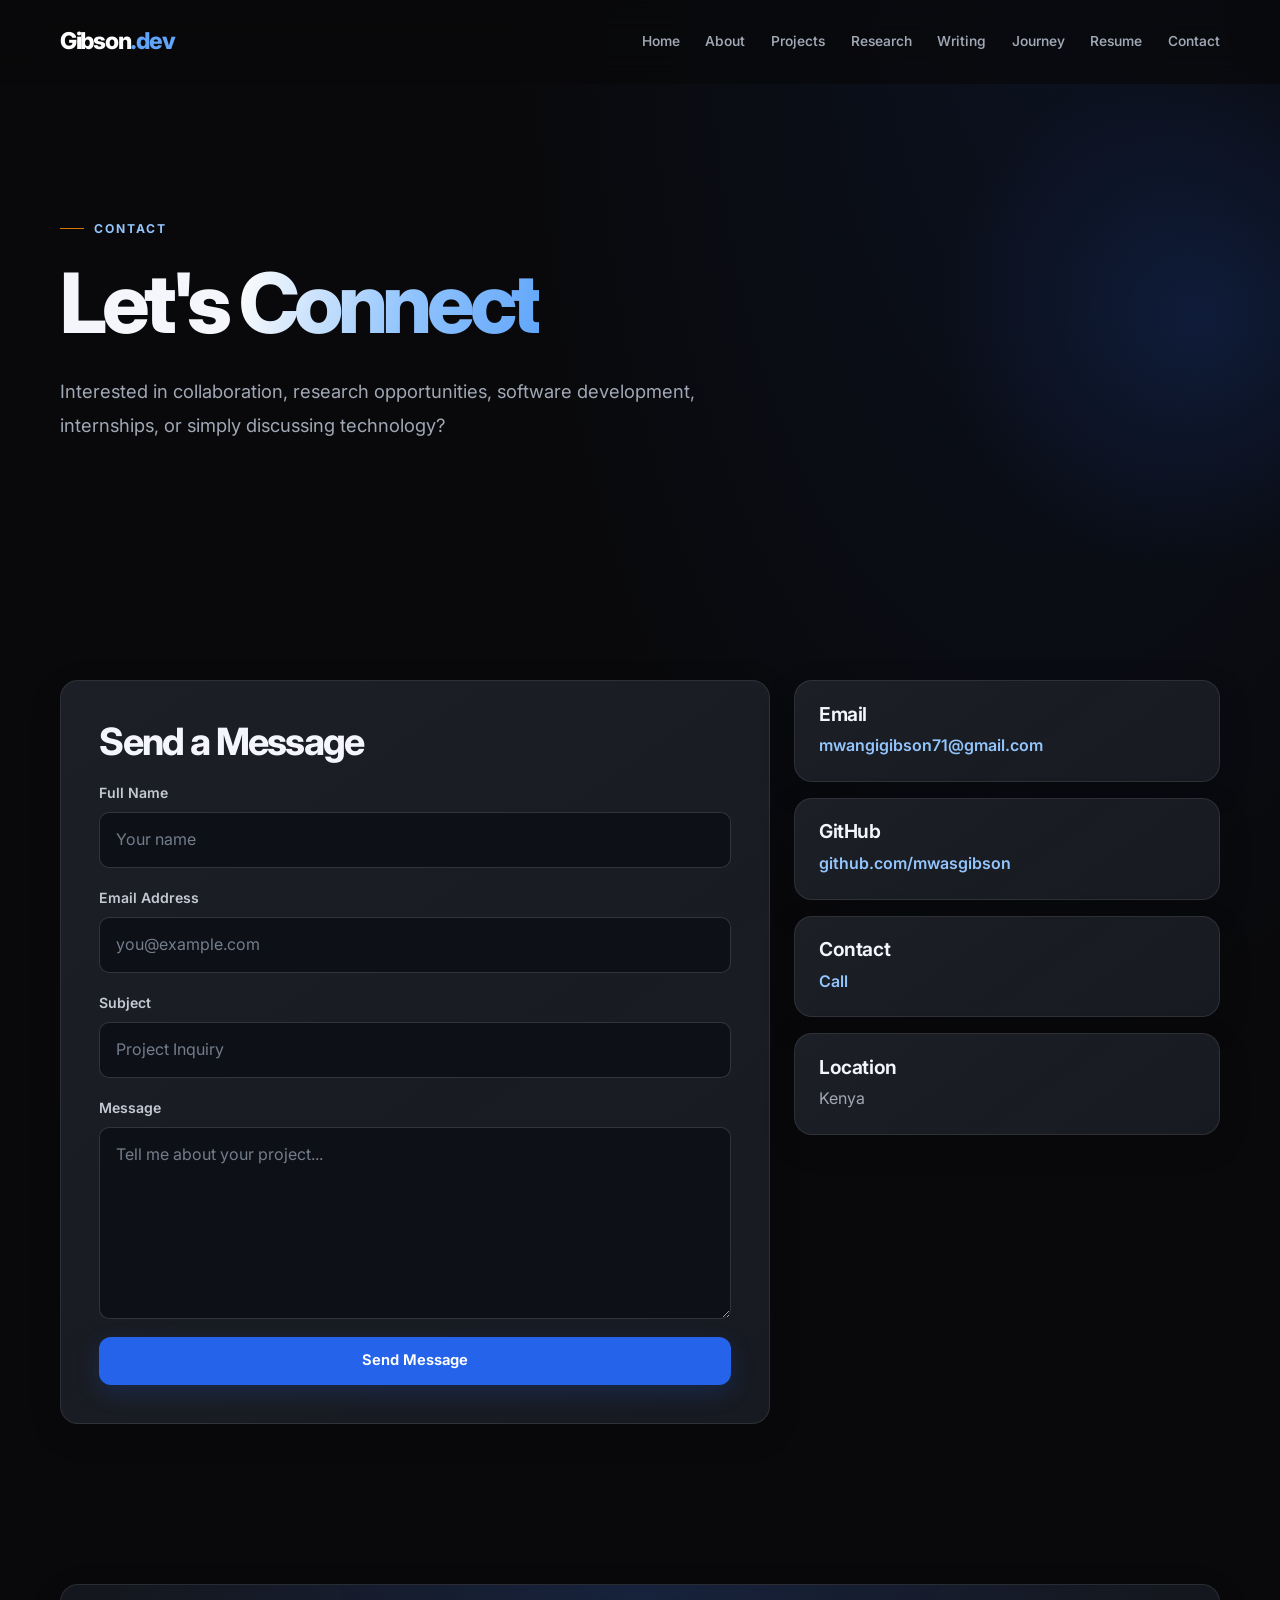
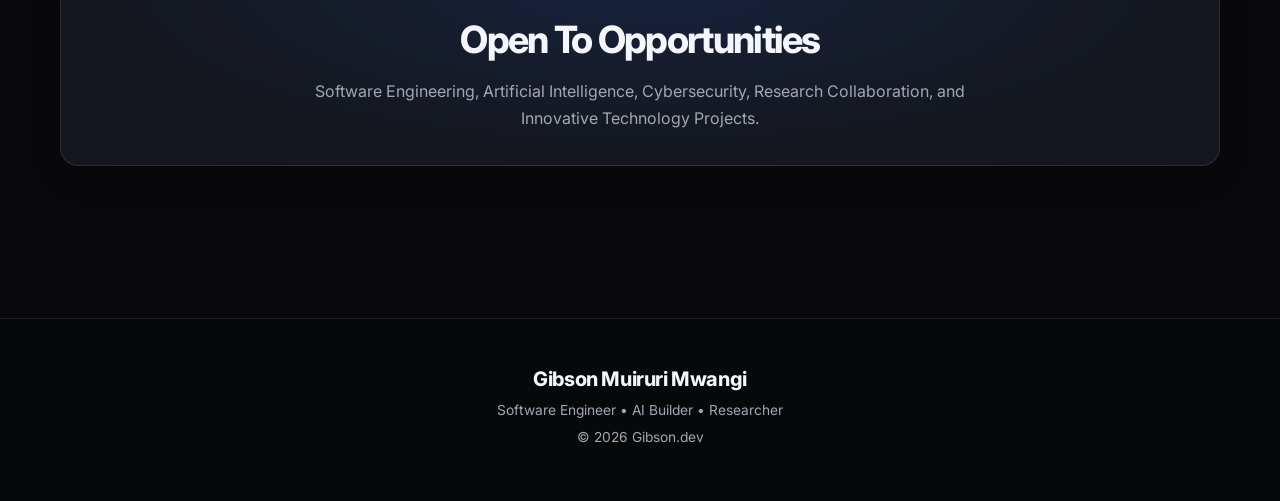
<file: portfolio/contact.html>
<!DOCTYPE html>
<html lang="en">

<head>

    <meta charset="UTF-8">

    <meta name="viewport"
          content="width=device-width, initial-scale=1.0">

    <title>
        Contact | Gibson Muiruri Mwangi
    </title>

    <meta name="description" content="Contact me about software engineering, AI development, cybersecurity, research, and technical collaboration.">

    <link rel="preconnect"
          href="https://fonts.googleapis.com">

    <link rel="preconnect"
          href="https://fonts.gstatic.com"
          crossorigin>

    <link href="https://fonts.googleapis.com/css2?family=Inter:wght@300;400;500;600;700;800&display=swap"
          rel="stylesheet">

    <link rel="stylesheet"
          href="assets/css/style.css">

    <link rel="stylesheet"
          href="assets/css/animations.css">

    <link rel="stylesheet" href="assets/css/responsive.css">

    <link href="https://fonts.googleapis.com/css2?family=Playfair+Display:wght@600;700&display=swap&display=swap" rel="stylesheet">      

</head>

<button id="backToTop">

    ↑

</button>

<body>

    <div id="loader">

    <div class="loader-content">

        <div class="loader-logo">

            Gibson.dev

        </div>

        <div class="loader-bar">

            <span></span>

        </div>

    </div>

</div>

<div id="progressBar"></div>

    <!-- NAVBAR -->

    <nav class="navbar">

        <div class="nav-container">

            <a href="index.html"
               class="logo">

                Gibson<span>.dev</span>

            </a>

            <ul class="nav-links">

                <li><a href="index.html">Home</a></li>
                <li><a href="about.html">About</a></li>
                <li><a href="projects.html">Projects</a></li>
                <li><a href="research.html">Research</a></li>
                <li><a href="writing.html">Writing</a></li>
                <li><a href="journey.html">Journey</a></li>
                <li><a href="resume.html">Resume</a></li>
                <li><a href="contact.html" class="active" aria-current="page">Contact</a></li>

            </ul>

            <button class="mobile-menu-btn" id="mobileMenuBtn" type="button" aria-label="Open navigation menu" aria-expanded="false">

                ☰

            </button>

        </div>

    </nav>

    <div
        class="mobile-menu"
        id="mobileMenu">

        <a href="index.html">Home</a>
        <a href="about.html">About</a>
        <a href="projects.html">Projects</a>
        <a href="research.html">Research</a>
        <a href="writing.html">Writing</a>
        <a href="journey.html">Journey</a>
        <a href="resume.html">Resume</a>
        <a href="contact.html" aria-current="page">Contact</a>

    </div>

    <!-- HERO -->

    <main id="main-content">

    <section class="hero">

        <div class="container">

            <div class="hero-content">

                <p class="hero-eyebrow">

                    CONTACT

                </p>

                <h1>

                    Let's
                    <span>
                        Connect
                    </span>

                </h1>

                <p>

                    Interested in collaboration,
                    research opportunities,
                    software development,
                    internships, or simply
                    discussing technology?

                </p>

            </div>

        </div>

    </section>

    <!-- CONTACT SECTION -->

    <section class="section">

        <div class="container">

            <div class="contact-layout">

                <!-- FORM -->

                <div class="card">

                    <h2>

                        Send a Message

                    </h2>

                    <form class="contact-form">

                        <div class="form-group">

                            <label>

                                Full Name

                            </label>

                            <input
                                type="text"
                                placeholder="Your name">

                        </div>

                        <div class="form-group">

                            <label>

                                Email Address

                            </label>

                            <input
                                type="email"
                                placeholder="you@example.com">

                        </div>

                        <div class="form-group">

                            <label>

                                Subject

                            </label>

                            <input
                                type="text"
                                placeholder="Project Inquiry">

                        </div>

                        <div class="form-group">

                            <label>

                                Message

                            </label>

                            <textarea
                                rows="6"
                                placeholder="Tell me about your project..."></textarea>

                        </div>

                        <button
                            onclick="window.location.href='sms:+254794819019'"
                            type="submit"
                            class="btn btn-primary">

                            Send Message

                        </button>

                    </form>

                </div>

                <!-- CONTACT INFO -->

                <div class="contact-info">

                    <div class="card">

                        <h3>

                            Email

                        </h3>

                        <p>

                            <a href="mailto:mwangigibson71@gmail.com">mwangigibson71@gmail.com</a> 

                        </p>

                    </div>

                    <div class="card">

                        <h3>

                            GitHub

                        </h3>

                        <p>

                            <a href="https://github.com/mwasgibson">github.com/mwasgibson</a> 

                        </p>

                    </div>

                    <div class="card">

                        <h3>

                            Contact

                        </h3>

                        <p>

                            <a href="tel:+254794819019">Call</a>

                        </p>

                    </div>

                    <div class="card">

                        <h3>

                            Location

                        </h3>

                        <p>

                            Kenya

                        </p>

                    </div>

                </div>

            </div>

        </div>

    </section>

    <!-- CTA -->

    <section class="section">

        <div class="container">

            <div class="card contact-cta">

                <h2>

                    Open To Opportunities

                </h2>

                <p>

                    Software Engineering,
                    Artificial Intelligence,
                    Cybersecurity,
                    Research Collaboration,
                    and Innovative Technology Projects.

                </p>

            </div>

        </div>

    </section>

    <!-- FOOTER -->

    </main>

    <footer>

        <div class="container">

            <h2>

                Gibson Muiruri Mwangi

            </h2>

            <p>

                Software Engineer • AI Builder • Researcher

            </p>

            <p>

                © 2026 Gibson.dev

            </p>

        </div>

    </footer>

    <script src="assets/js/main.js"></script>

    <script src="assets/js/animations.js"></script>

</body>

</html>
</file>
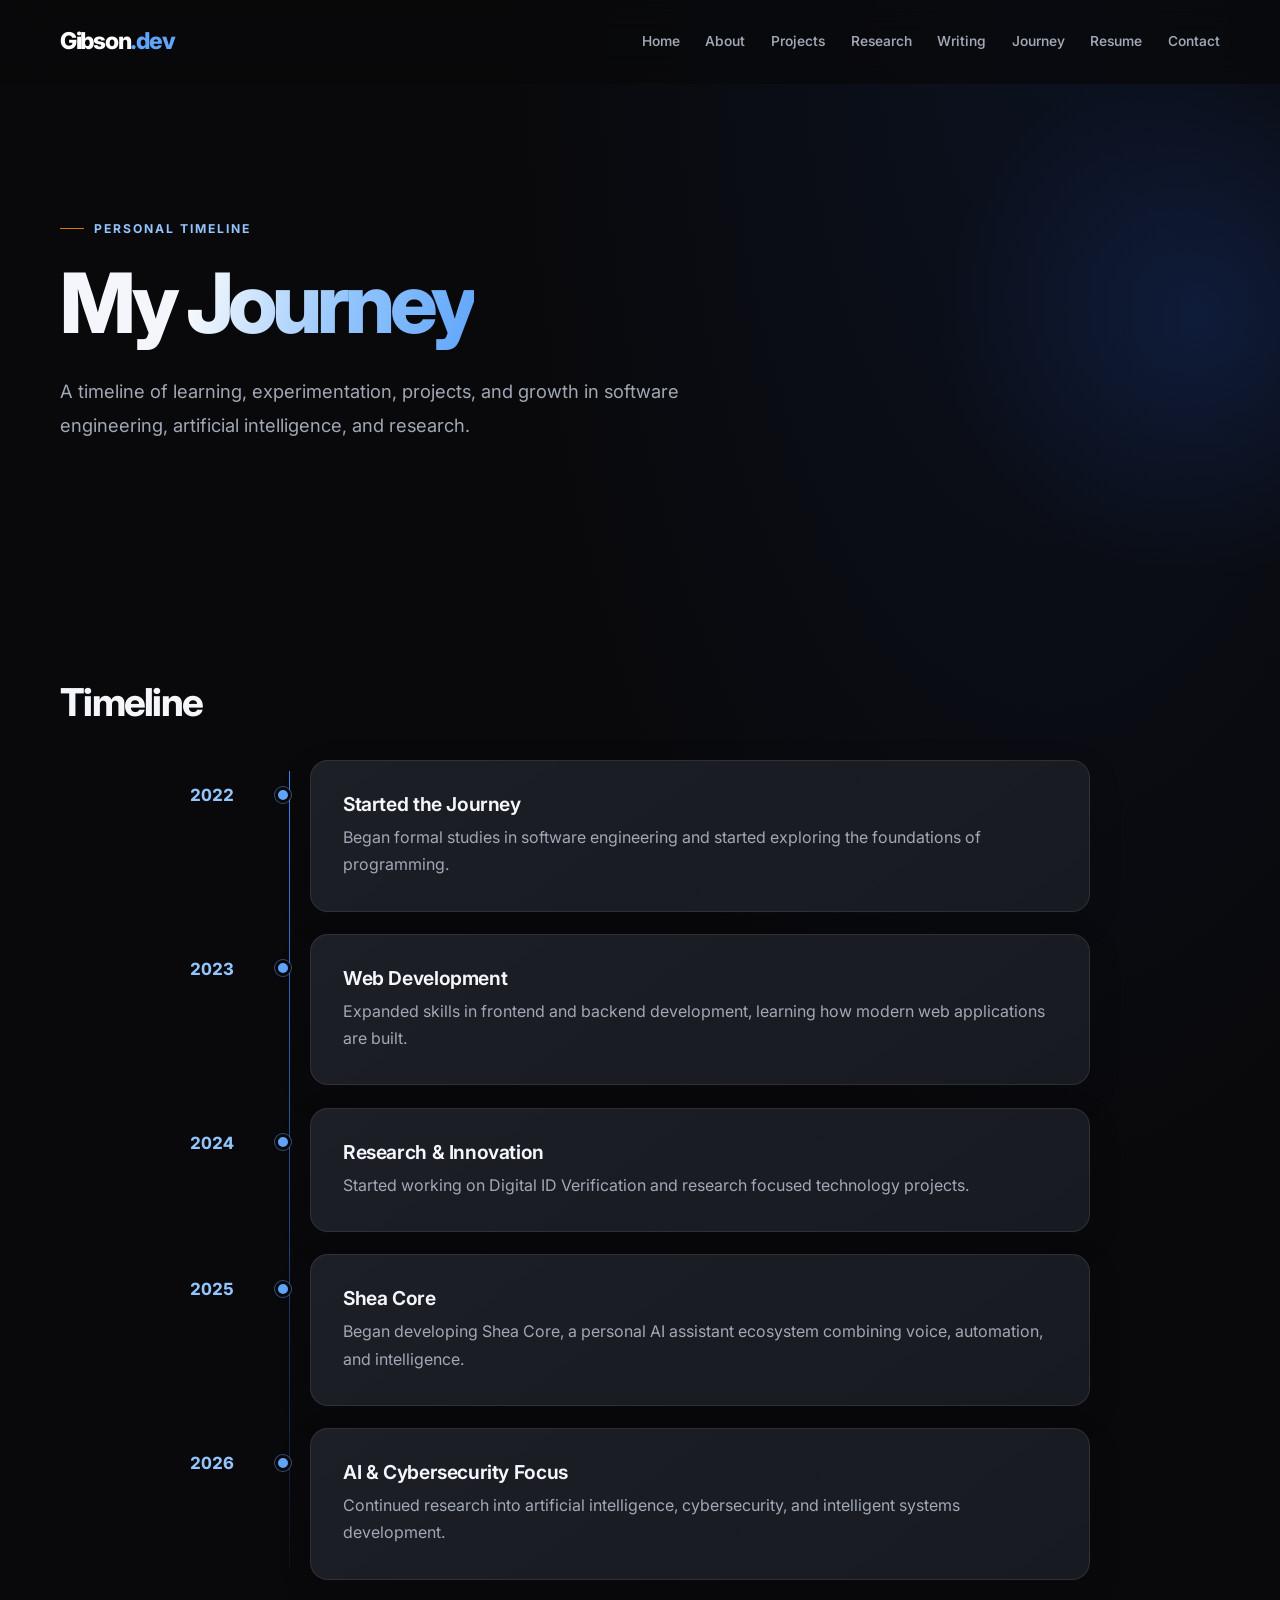
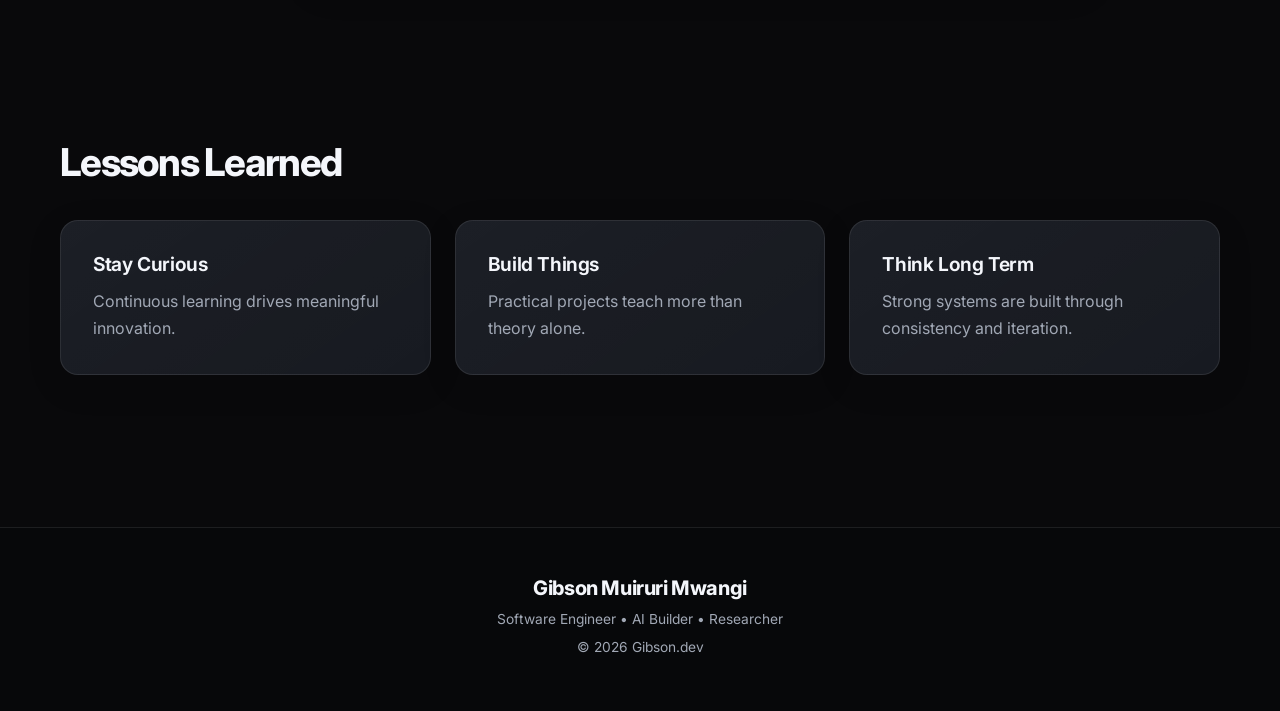
<file: portfolio/journey.html>
<!DOCTYPE html>
<html lang="en">

<head>

    <meta charset="UTF-8">

    <meta name="viewport"
          content="width=device-width, initial-scale=1.0">

    <title>
        Journey | Gibson Muiruri Mwangi
    </title>

    <meta name="description" content="Follow my journey through software engineering, project development, research, and experimentation with intelligent systems.">

    <link rel="preconnect"
          href="https://fonts.googleapis.com">

    <link rel="preconnect"
          href="https://fonts.gstatic.com"
          crossorigin>

    <link href="https://fonts.googleapis.com/css2?family=Inter:wght@300;400;500;600;700;800&display=swap"
          rel="stylesheet">

    <link href="https://fonts.googleapis.com/css2?family=Playfair+Display:wght@600;700&display=swap&display=swap" rel="stylesheet">      

    <link rel="stylesheet"
          href="assets/css/style.css">

    <link rel="stylesheet"
          href="assets/css/animations.css">

    <link rel="stylesheet" href="assets/css/responsive.css">

</head>

<button id="backToTop">

    ↑

</button>

<body>

    <div id="loader">

    <div class="loader-content">

        <div class="loader-logo">

            Gibson.dev

        </div>

        <div class="loader-bar">

            <span></span>

        </div>

    </div>

</div>

<div id="progressBar"></div>

    <!-- NAVBAR -->

    <nav class="navbar">

        <div class="nav-container">

            <a href="index.html"
               class="logo">

                Gibson<span>.dev</span>

            </a>

            <ul class="nav-links">

                <li><a href="index.html">Home</a></li>
                <li><a href="about.html">About</a></li>
                <li><a href="projects.html">Projects</a></li>
                <li><a href="research.html">Research</a></li>
                <li><a href="writing.html">Writing</a></li>
                <li><a href="journey.html" class="active" aria-current="page">Journey</a></li>
                <li><a href="resume.html">Resume</a></li>
                <li><a href="contact.html">Contact</a></li>

            </ul>

            <button class="mobile-menu-btn" id="mobileMenuBtn" type="button" aria-label="Open navigation menu" aria-expanded="false">

                ☰

            </button>

        </div>

    </nav>

    <div
        class="mobile-menu"
        id="mobileMenu">

        <a href="index.html">Home</a>
        <a href="about.html">About</a>
        <a href="projects.html">Projects</a>
        <a href="research.html">Research</a>
        <a href="writing.html">Writing</a>
        <a href="journey.html" aria-current="page">Journey</a>
        <a href="resume.html">Resume</a>
        <a href="contact.html">Contact</a>

    </div>

    <!-- HERO -->

    <main id="main-content">

    <section class="hero">

        <div class="container">

            <div class="hero-content">

                <p class="hero-eyebrow">

                    PERSONAL TIMELINE

                </p>

                <h1>

                    My
                    <span>
                        Journey
                    </span>

                </h1>

                <p>

                    A timeline of learning,
                    experimentation, projects,
                    and growth in software
                    engineering, artificial
                    intelligence, and research.

                </p>

            </div>

        </div>

    </section>

    <!-- TIMELINE -->

    <section class="section">

        <div class="container">

            <h2 class="section-title">

                Timeline

            </h2>

            <div class="journey-timeline">

                <div class="journey-item">

                    <div class="journey-year">

                        2022

                    </div>

                    <div class="journey-card card">

                        <h3>

                            Started the Journey

                        </h3>

                        <p>

                            Began formal studies in
                            software engineering and
                            started exploring the
                            foundations of programming.

                        </p>

                    </div>

                </div>

                <div class="journey-item">

                    <div class="journey-year">

                        2023

                    </div>

                    <div class="journey-card card">

                        <h3>

                            Web Development

                        </h3>

                        <p>

                            Expanded skills in frontend
                            and backend development,
                            learning how modern web
                            applications are built.

                        </p>

                    </div>

                </div>

                <div class="journey-item">

                    <div class="journey-year">

                        2024

                    </div>

                    <div class="journey-card card">

                        <h3>

                            Research & Innovation

                        </h3>

                        <p>

                            Started working on Digital
                            ID Verification and research
                            focused technology projects.

                        </p>

                    </div>

                </div>

                <div class="journey-item">

                    <div class="journey-year">

                        2025

                    </div>

                    <div class="journey-card card">

                        <h3>

                            Shea Core

                        </h3>

                        <p>

                            Began developing Shea Core,
                            a personal AI assistant
                            ecosystem combining voice,
                            automation, and intelligence.

                        </p>

                    </div>

                </div>

                <div class="journey-item">

                    <div class="journey-year">

                        2026

                    </div>

                    <div class="journey-card card">

                        <h3>

                            AI & Cybersecurity Focus

                        </h3>

                        <p>

                            Continued research into
                            artificial intelligence,
                            cybersecurity, and intelligent
                            systems development.

                        </p>

                    </div>

                </div>

            </div>

        </div>

    </section>

    <!-- LESSONS -->

    <section class="section">

        <div class="container">

            <h2 class="section-title">

                Lessons Learned

            </h2>

            <div class="grid grid-3">

                <div class="card">

                    <h3>
                        Stay Curious
                    </h3>

                    <p>

                        Continuous learning drives
                        meaningful innovation.

                    </p>

                </div>

                <div class="card">

                    <h3>
                        Build Things
                    </h3>

                    <p>

                        Practical projects teach more
                        than theory alone.

                    </p>

                </div>

                <div class="card">

                    <h3>
                        Think Long Term
                    </h3>

                    <p>

                        Strong systems are built through
                        consistency and iteration.

                    </p>

                </div>

            </div>

        </div>

    </section>

    <!-- FOOTER -->

    </main>

    <footer>

        <div class="container">

            <h2>
                Gibson Muiruri Mwangi
            </h2>

            <p>
                Software Engineer • AI Builder • Researcher
            </p>

            <p>
                © 2026 Gibson.dev
            </p>

        </div>

    </footer>

    <script src="assets/js/main.js"></script>

    <script src="assets/js/animations.js"></script>

</body>

</html>
</file>
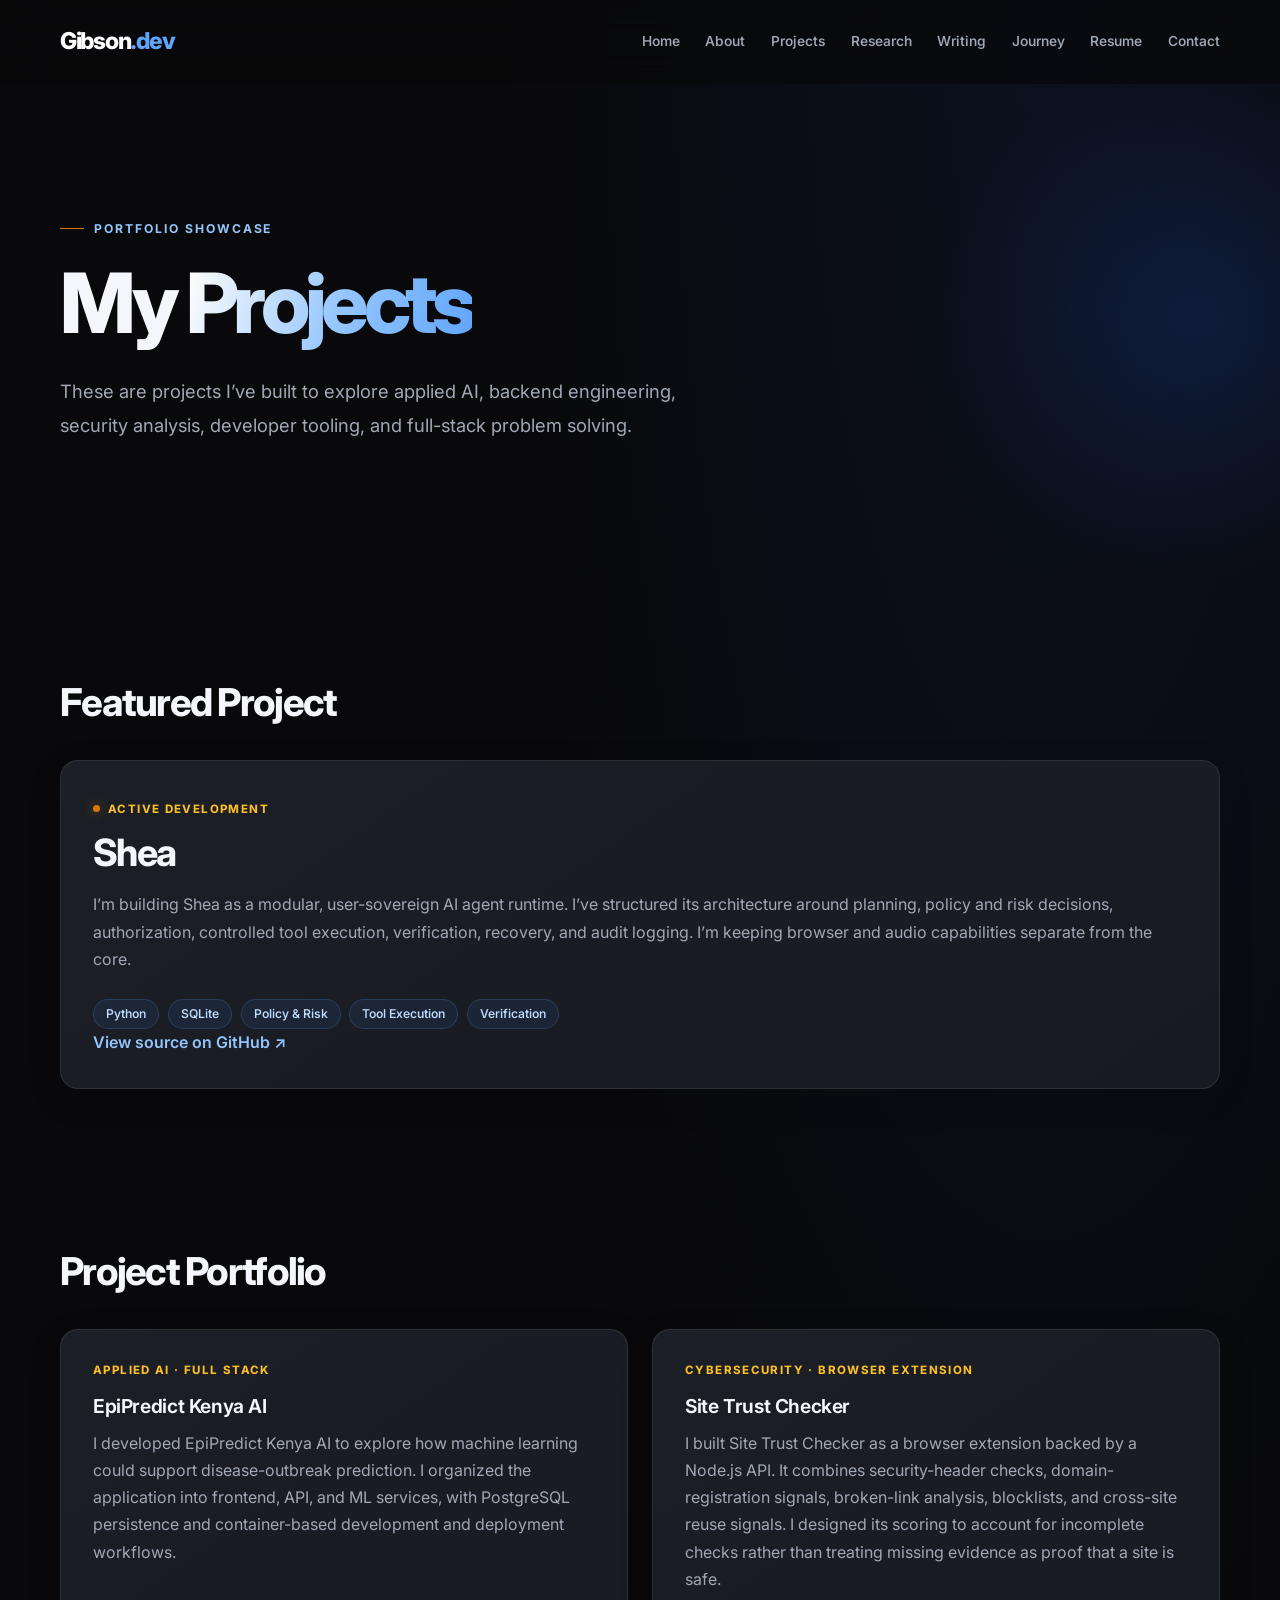
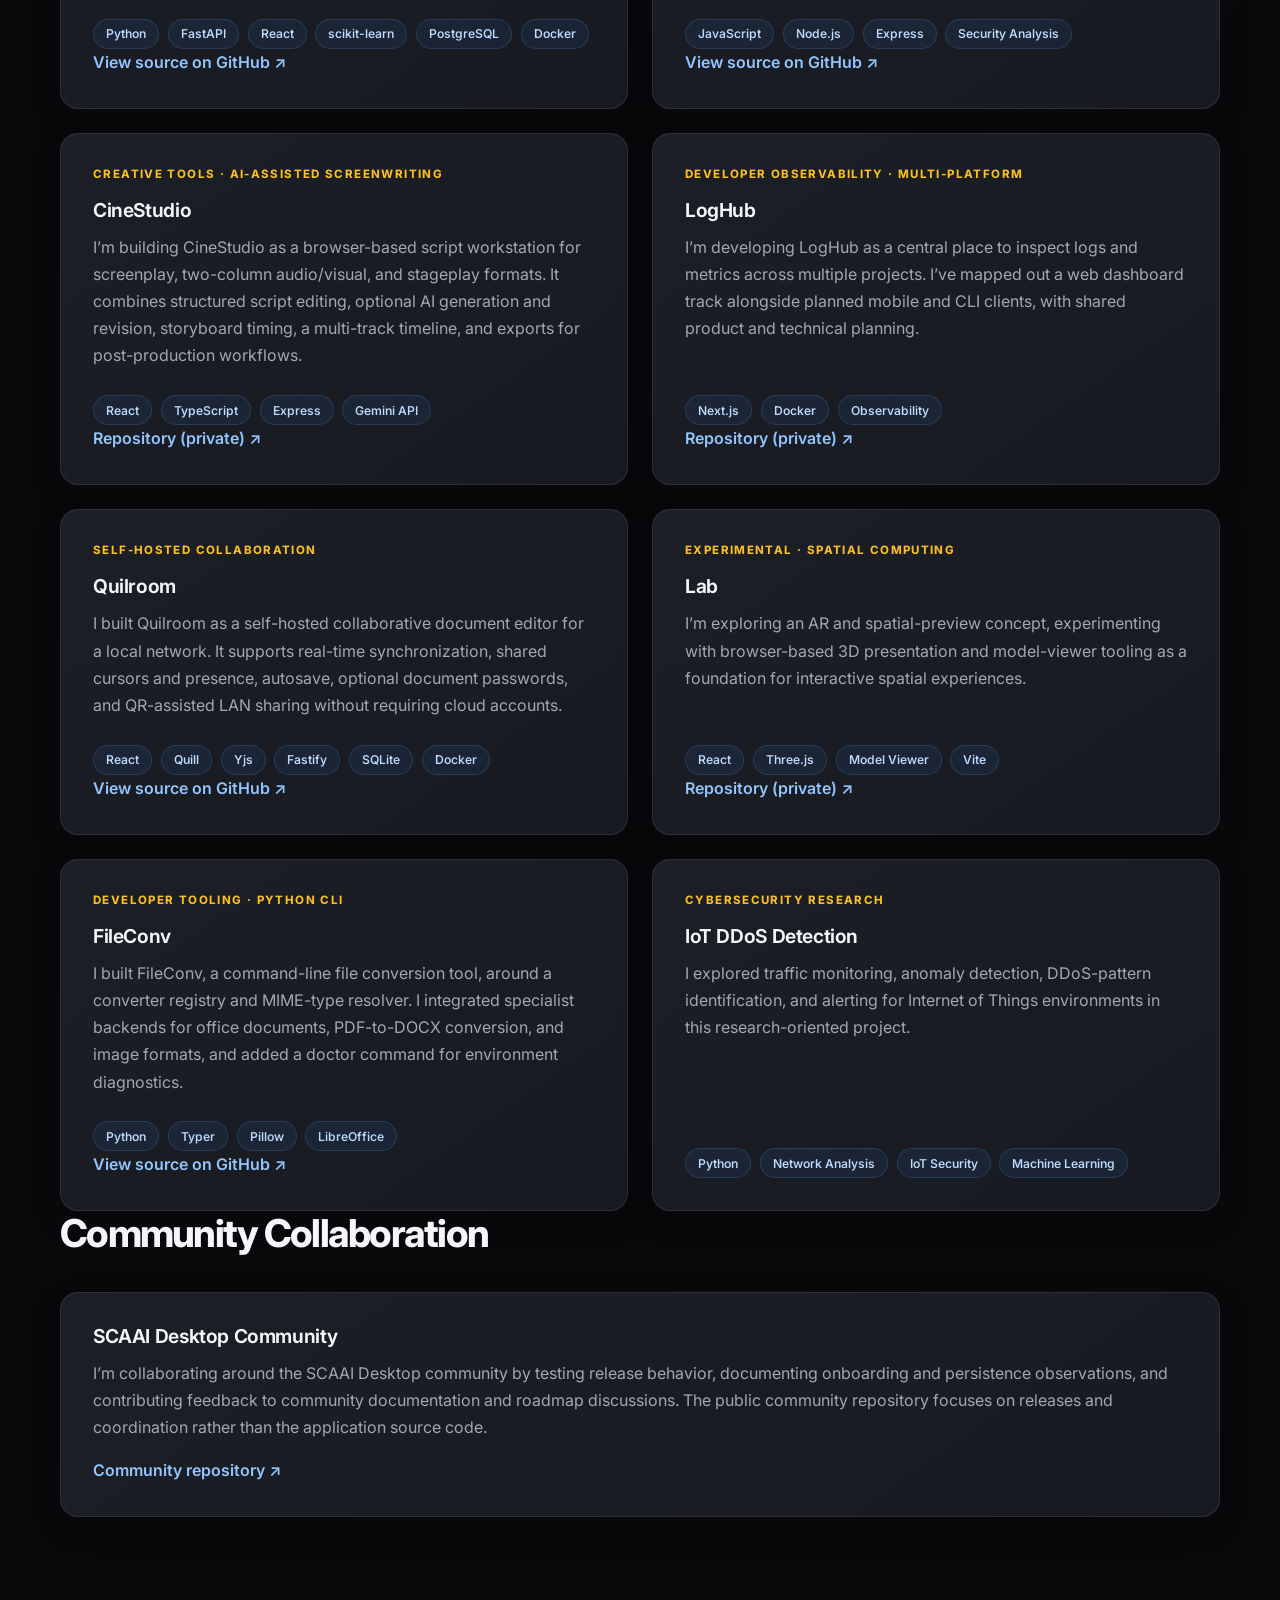
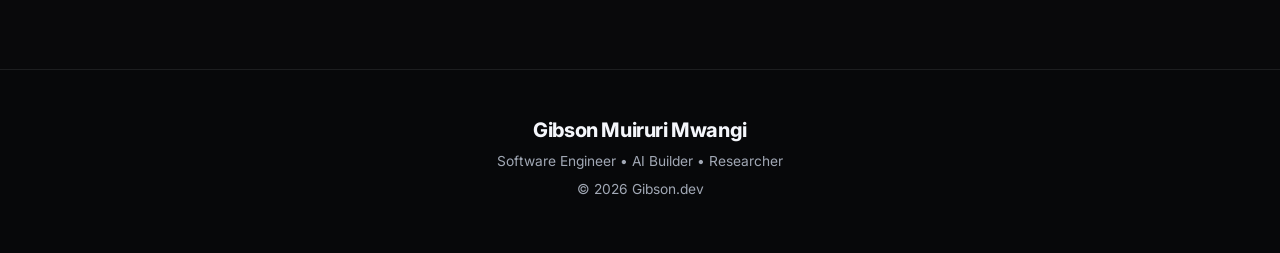
<file: portfolio/projects.html>
<!DOCTYPE html>
<html lang="en">

<head>

    <meta charset="UTF-8">

    <meta name="viewport"
          content="width=device-width, initial-scale=1.0">

    <title>
        Projects | Gibson Muiruri Mwangi
    </title>

    <meta name="description" content="Explore software engineering projects spanning AI, cybersecurity, developer tools, research, and practical applications.">

    <link rel="preconnect"
          href="https://fonts.googleapis.com">

    <link rel="preconnect"
          href="https://fonts.gstatic.com"
          crossorigin>

    <link href="https://fonts.googleapis.com/css2?family=Inter:wght@300;400;500;600;700;800&display=swap"
          rel="stylesheet">

    <link href="https://fonts.googleapis.com/css2?family=Playfair+Display:wght@600;700&display=swap&display=swap" rel="stylesheet">      

    <link rel="stylesheet"
          href="assets/css/style.css">

    <link rel="stylesheet"
          href="assets/css/animations.css">

    <link rel="stylesheet" href="assets/css/responsive.css">

</head>

<button id="backToTop">

    ↑

</button>

<body>

    <div id="loader">

    <div class="loader-content">

        <div class="loader-logo">

            Gibson.dev

        </div>

        <div class="loader-bar">

            <span></span>

        </div>

    </div>

</div>

<div id="progressBar"></div>

    <!-- NAVBAR -->

    <nav class="navbar">

        <div class="nav-container">

            <a href="index.html"
               class="logo">

                Gibson<span>.dev</span>

            </a>

            <ul class="nav-links">

                <li><a href="index.html">Home</a></li>
                <li><a href="about.html">About</a></li>
                <li><a href="projects.html" class="active" aria-current="page">Projects</a></li>
                <li><a href="research.html">Research</a></li>
                <li><a href="writing.html">Writing</a></li>
                <li><a href="journey.html">Journey</a></li>
                <li><a href="resume.html">Resume</a></li>
                <li><a href="contact.html">Contact</a></li>

            </ul>

            <button class="mobile-menu-btn" id="mobileMenuBtn" type="button" aria-label="Open navigation menu" aria-expanded="false">

                ☰

            </button>

        </div>

    </nav>

    <div
        class="mobile-menu"
        id="mobileMenu">

        <a href="index.html">Home</a>
        <a href="about.html">About</a>
        <a href="projects.html" aria-current="page">Projects</a>
        <a href="research.html">Research</a>
        <a href="writing.html">Writing</a>
        <a href="journey.html">Journey</a>
        <a href="resume.html">Resume</a>
        <a href="contact.html">Contact</a>

    </div>

    <!-- PAGE HERO -->
    <main id="main-content">

    <section class="hero"><div class="container"><div class="hero-content">
        <p class="hero-eyebrow">PORTFOLIO SHOWCASE</p><h1>My <span>Projects</span></h1>
        <p>These are projects I’ve built to explore applied AI, backend engineering, security analysis, developer tooling, and full-stack problem solving.</p>
    </div></div></section>
    <section class="section"><div class="container">
        <h2 class="section-title">Featured Project</h2>
        <div class="card"><span class="featured-label">ACTIVE DEVELOPMENT</span><h2>Shea</h2>
        <p>I’m building Shea as a modular, user-sovereign AI agent runtime. I’ve structured its architecture around planning, policy and risk decisions, authorization, controlled tool execution, verification, recovery, and audit logging. I’m keeping browser and audio capabilities separate from the core.</p>
        <div class="hero-tags"><span class="tag">Python</span><span class="tag">SQLite</span><span class="tag">Policy &amp; Risk</span><span class="tag">Tool Execution</span><span class="tag">Verification</span></div>
        <a href="https://github.com/mwasgibson/Shea" target="_blank" rel="noopener noreferrer">View source on GitHub ↗</a></div>
    </div></section>
    <section class="section"><div class="container">
        <h2 class="section-title">Project Portfolio</h2><div class="projects-grid">
        <div class="card project-card"><div class="project-status">Applied AI · Full Stack</div><h3>EpiPredict Kenya AI</h3><p>I developed EpiPredict Kenya AI to explore how machine learning could support disease-outbreak prediction. I organized the application into frontend, API, and ML services, with PostgreSQL persistence and container-based development and deployment workflows.</p><div class="project-tags"><span class="tag">Python</span><span class="tag">FastAPI</span><span class="tag">React</span><span class="tag">scikit-learn</span><span class="tag">PostgreSQL</span><span class="tag">Docker</span></div><a href="https://github.com/mwasgibson/epi-predict-kenya-ai" target="_blank" rel="noopener noreferrer">View source on GitHub ↗</a></div>
        <div class="card project-card"><div class="project-status">Cybersecurity · Browser Extension</div><h3>Site Trust Checker</h3><p>I built Site Trust Checker as a browser extension backed by a Node.js API. It combines security-header checks, domain-registration signals, broken-link analysis, blocklists, and cross-site reuse signals. I designed its scoring to account for incomplete checks rather than treating missing evidence as proof that a site is safe.</p><div class="project-tags"><span class="tag">JavaScript</span><span class="tag">Node.js</span><span class="tag">Express</span><span class="tag">Security Analysis</span></div><a href="https://github.com/mwasgibson/site-trust-checker" target="_blank" rel="noopener noreferrer">View source on GitHub ↗</a></div>
        <div class="card project-card"><div class="project-status">Creative Tools · AI-Assisted Screenwriting</div><h3>CineStudio</h3><p>I’m building CineStudio as a browser-based script workstation for screenplay, two-column audio/visual, and stageplay formats. It combines structured script editing, optional AI generation and revision, storyboard timing, a multi-track timeline, and exports for post-production workflows.</p><div class="project-tags"><span class="tag">React</span><span class="tag">TypeScript</span><span class="tag">Express</span><span class="tag">Gemini API</span></div><a href="https://github.com/mwasgibson/cinestudio" target="_blank" rel="noopener noreferrer">Repository (private) ↗</a></div>
        <div class="card project-card"><div class="project-status">Developer Observability · Multi-Platform</div><h3>LogHub</h3><p>I’m developing LogHub as a central place to inspect logs and metrics across multiple projects. I’ve mapped out a web dashboard track alongside planned mobile and CLI clients, with shared product and technical planning.</p><div class="project-tags"><span class="tag">Next.js</span><span class="tag">Docker</span><span class="tag">Observability</span></div><a href="https://github.com/mwasgibson/loghub" target="_blank" rel="noopener noreferrer">Repository (private) ↗</a></div>
        <div class="card project-card"><div class="project-status">Self-Hosted Collaboration</div><h3>Quilroom</h3><p>I built Quilroom as a self-hosted collaborative document editor for a local network. It supports real-time synchronization, shared cursors and presence, autosave, optional document passwords, and QR-assisted LAN sharing without requiring cloud accounts.</p><div class="project-tags"><span class="tag">React</span><span class="tag">Quill</span><span class="tag">Yjs</span><span class="tag">Fastify</span><span class="tag">SQLite</span><span class="tag">Docker</span></div><a href="https://github.com/mwasgibson/quilroom" target="_blank" rel="noopener noreferrer">View source on GitHub ↗</a></div>
        <div class="card project-card"><div class="project-status">Experimental · Spatial Computing</div><h3>Lab</h3><p>I’m exploring an AR and spatial-preview concept, experimenting with browser-based 3D presentation and model-viewer tooling as a foundation for interactive spatial experiences.</p><div class="project-tags"><span class="tag">React</span><span class="tag">Three.js</span><span class="tag">Model Viewer</span><span class="tag">Vite</span></div><a href="https://github.com/mwasgibson/lab" target="_blank" rel="noopener noreferrer">Repository (private) ↗</a></div>
        <div class="card project-card"><div class="project-status">Developer Tooling · Python CLI</div><h3>FileConv</h3><p>I built FileConv, a command-line file conversion tool, around a converter registry and MIME-type resolver. I integrated specialist backends for office documents, PDF-to-DOCX conversion, and image formats, and added a doctor command for environment diagnostics.</p><div class="project-tags"><span class="tag">Python</span><span class="tag">Typer</span><span class="tag">Pillow</span><span class="tag">LibreOffice</span></div><a href="https://github.com/mwasgibson/grubber" target="_blank" rel="noopener noreferrer">View source on GitHub ↗</a></div>
        <div class="card project-card"><div class="project-status">Cybersecurity Research</div><h3>IoT DDoS Detection</h3><p>I explored traffic monitoring, anomaly detection, DDoS-pattern identification, and alerting for Internet of Things environments in this research-oriented project.</p><div class="project-tags"><span class="tag">Python</span><span class="tag">Network Analysis</span><span class="tag">IoT Security</span><span class="tag">Machine Learning</span></div></div>
        </div>
        <h2 class="section-title">Community Collaboration</h2><div class="card"><h3>SCAAI Desktop Community</h3><p>I’m collaborating around the SCAAI Desktop community by testing release behavior, documenting onboarding and persistence observations, and contributing feedback to community documentation and roadmap discussions. The public community repository focuses on releases and coordination rather than the application source code.</p><a href="https://github.com/Nooran3994/SCAAI-COMMUNITY" target="_blank" rel="noopener noreferrer">Community repository ↗</a></div>
    </div></section>

    <!-- FOOTER -->

    </main>

    <footer>

        <div class="container">

            <h2>

                Gibson Muiruri Mwangi

            </h2>

            <p>

                Software Engineer • AI Builder • Researcher

            </p>

            <p>

                © 2026 Gibson.dev

            </p>

        </div>

    </footer>

    <script src="assets/js/main.js"></script>

    <script src="assets/js/animations.js"></script>

</body>

</html>
</file>
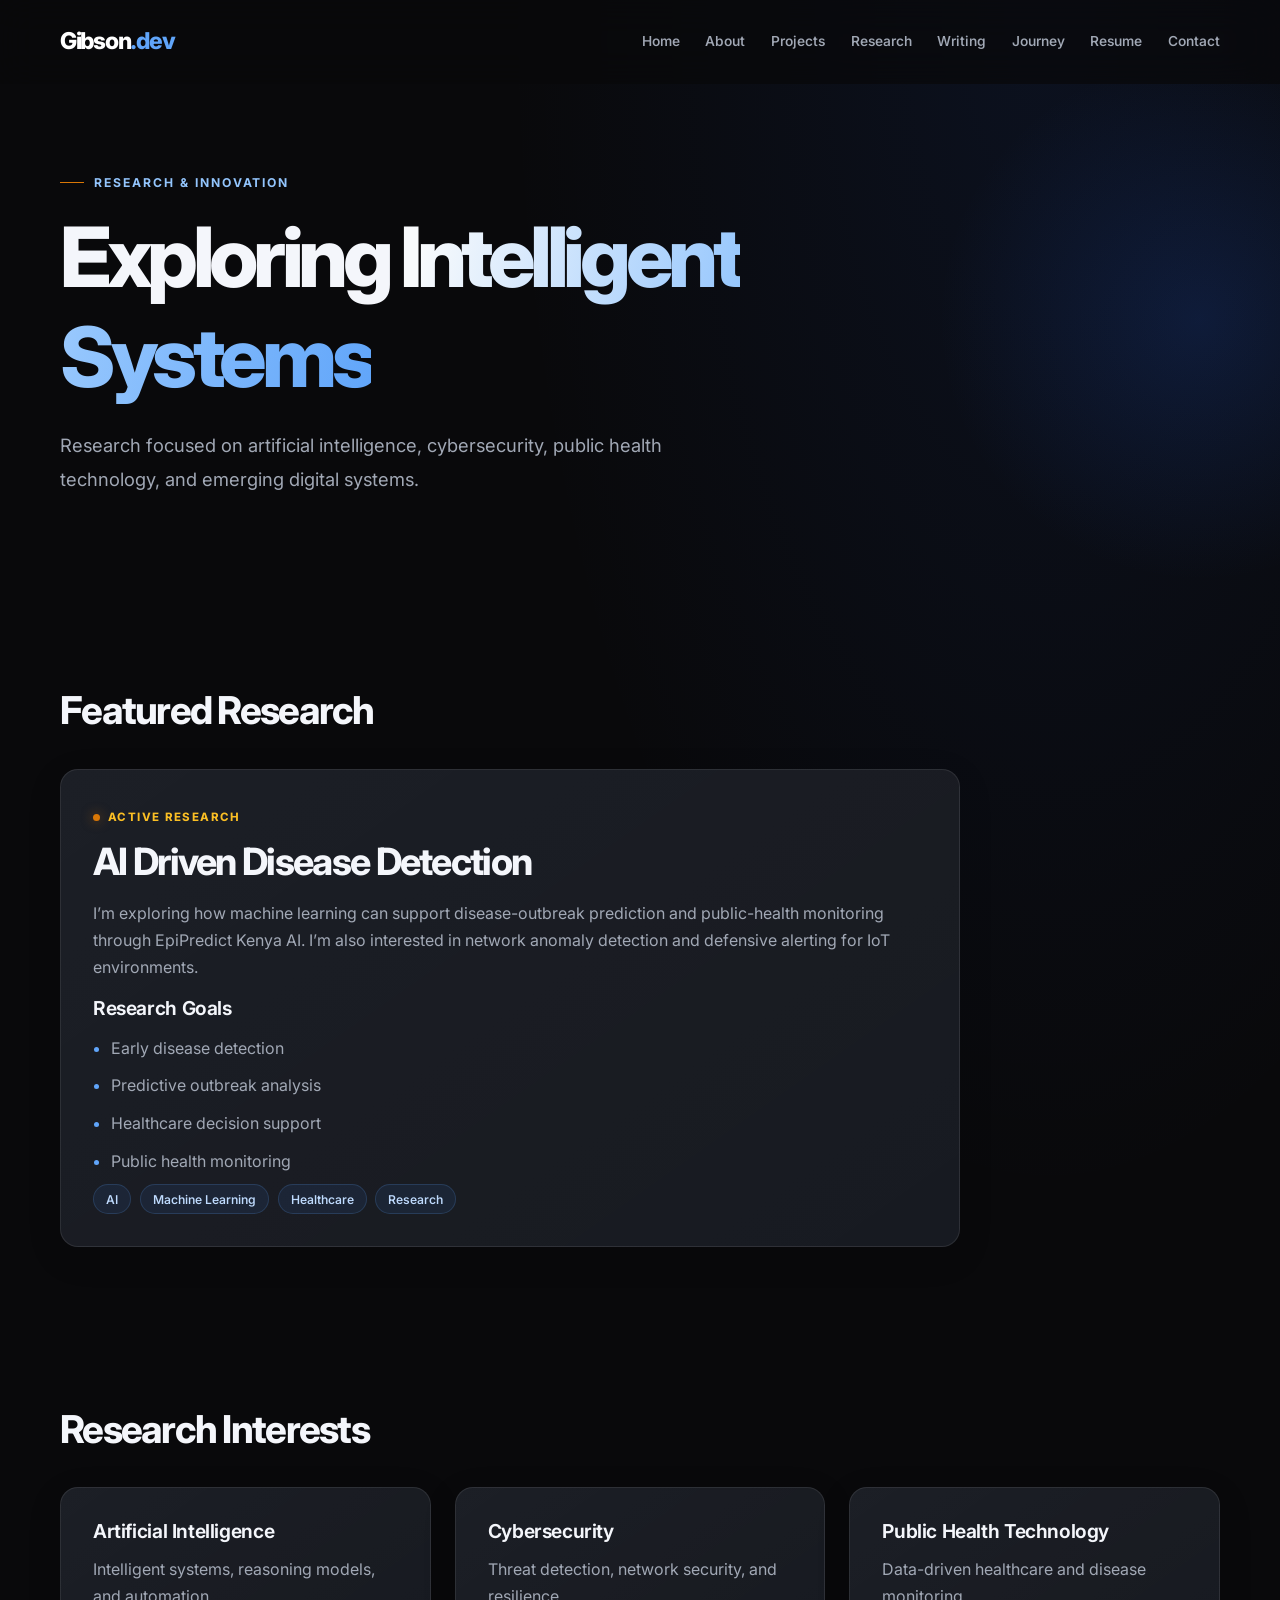
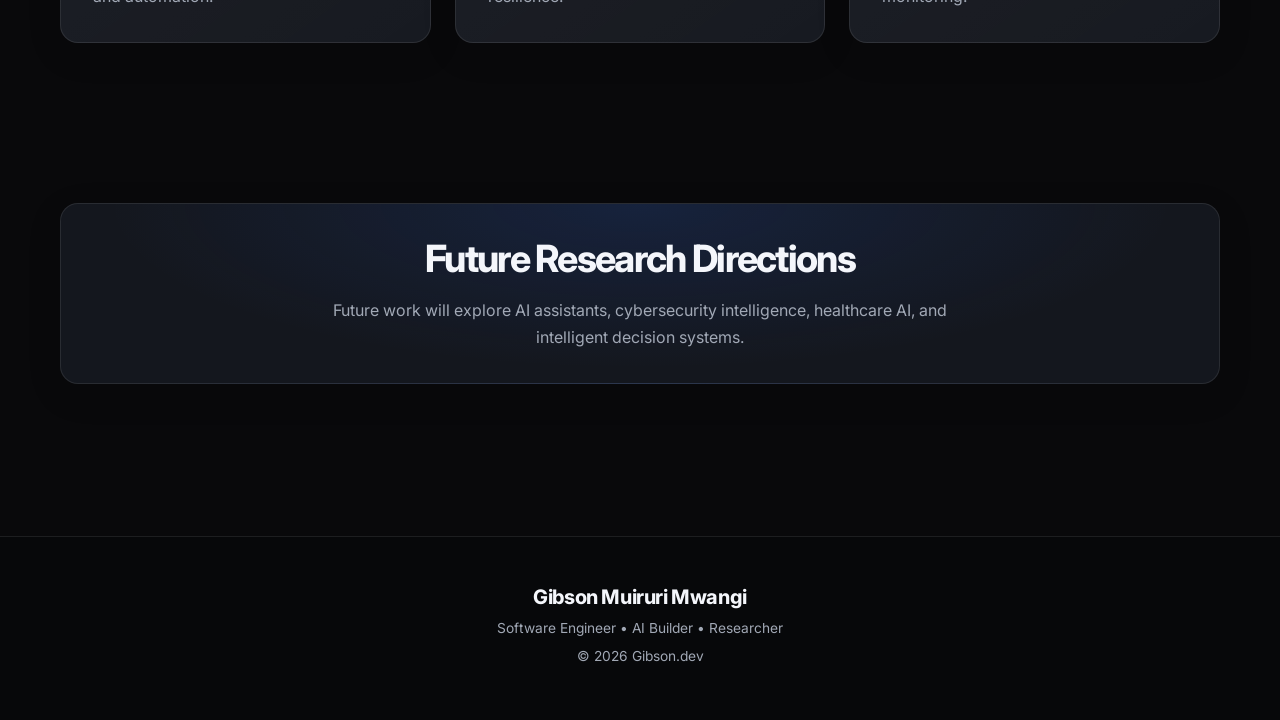
<file: portfolio/research.html>
<!DOCTYPE html>
<html lang="en">

<head>

    <meta charset="UTF-8">

    <meta name="viewport"
          content="width=device-width, initial-scale=1.0">

    <title>
        Research | Gibson Muiruri Mwangi
    </title>

    <meta name="description" content="Explore my research interests and work in artificial intelligence, cybersecurity, public health technology, and intelligent systems.">

    <link rel="preconnect"
          href="https://fonts.googleapis.com">

    <link rel="preconnect"
          href="https://fonts.gstatic.com"
          crossorigin>

    <link href="https://fonts.googleapis.com/css2?family=Inter:wght@300;400;500;600;700;800&display=swap"
          rel="stylesheet">

    <link href="https://fonts.googleapis.com/css2?family=Playfair+Display:wght@600;700&display=swap&display=swap" rel="stylesheet">      

    <link rel="stylesheet"
          href="assets/css/style.css">

    <link rel="stylesheet"
          href="assets/css/animations.css">

    <link rel="stylesheet" href="assets/css/responsive.css">

</head>

<button id="backToTop">

    ↑

</button>

<body>

    <div id="loader">

    <div class="loader-content">

        <div class="loader-logo">

            Gibson.dev

        </div>

        <div class="loader-bar">

            <span></span>

        </div>

    </div>

</div>

<div id="progressBar"></div>

    <!-- NAVBAR -->

    <nav class="navbar">

        <div class="nav-container">

            <a href="index.html"
               class="logo">

                Gibson<span>.dev</span>

            </a>

            <ul class="nav-links">

                <li><a href="index.html">Home</a></li>
                <li><a href="about.html">About</a></li>
                <li><a href="projects.html">Projects</a></li>
                <li><a href="research.html" class="active" aria-current="page">Research</a></li>
                <li><a href="writing.html">Writing</a></li>
                <li><a href="journey.html">Journey</a></li>
                <li><a href="resume.html">Resume</a></li>
                <li><a href="contact.html">Contact</a></li>

            </ul>

            <button class="mobile-menu-btn" id="mobileMenuBtn" type="button" aria-label="Open navigation menu" aria-expanded="false">

                ☰

            </button>

        </div>

    </nav>

    <div
        class="mobile-menu"
        id="mobileMenu">

        <a href="index.html">Home</a>
        <a href="about.html">About</a>
        <a href="projects.html">Projects</a>
        <a href="research.html" aria-current="page">Research</a>
        <a href="writing.html">Writing</a>
        <a href="journey.html">Journey</a>
        <a href="resume.html">Resume</a>
        <a href="contact.html">Contact</a>

    </div>

    <!-- HERO -->

    <main id="main-content">

    <section class="hero">

        <div class="container">

            <div class="hero-content">

                <p class="hero-eyebrow">
                    RESEARCH & INNOVATION
                </p>

                <h1>

                    Exploring
                    <span>
                        Intelligent Systems
                    </span>

                </h1>

                <p>

                    Research focused on artificial
                    intelligence, cybersecurity,
                    public health technology,
                    and emerging digital systems.

                </p>

            </div>

        </div>

    </section>

    <!-- RESEARCH PAPER -->

    <section class="section">

        <div class="container">

            <h2 class="section-title">

                Featured Research

            </h2>

            <div class="card research-card">

                <span class="featured-label">

                    ACTIVE RESEARCH

                </span>

                <h2>

                    AI Driven Disease Detection

                </h2>

                <p>

                    I’m exploring how machine learning can support disease-outbreak prediction and public-health monitoring through EpiPredict Kenya AI. I’m also interested in network anomaly detection and defensive alerting for IoT environments.

                </p>

                <h3>
                    Research Goals
                </h3>

                <ul class="research-list">

                    <li>
                        Early disease detection
                    </li>

                    <li>
                        Predictive outbreak analysis
                    </li>

                    <li>
                        Healthcare decision support
                    </li>

                    <li>
                        Public health monitoring
                    </li>

                </ul>

                <div class="project-tags">

                    <span class="tag">AI</span>
                    <span class="tag">Machine Learning</span>
                    <span class="tag">Healthcare</span>
                    <span class="tag">Research</span>

                </div>

            </div>

        </div>

    </section>

    <!-- RESEARCH INTERESTS -->

    <section class="section">

        <div class="container">

            <h2 class="section-title">

                Research Interests

            </h2>

            <div class="grid grid-3">

                <div class="card">

                    <h3>
                        Artificial Intelligence
                    </h3>

                    <p>

                        Intelligent systems,
                        reasoning models,
                        and automation.

                    </p>

                </div>

                <div class="card">

                    <h3>
                        Cybersecurity
                    </h3>

                    <p>

                        Threat detection,
                        network security,
                        and resilience.

                    </p>

                </div>

                <div class="card">

                    <h3>
                        Public Health Technology
                    </h3>

                    <p>

                        Data-driven healthcare
                        and disease monitoring.

                    </p>

                </div>

            </div>

        </div>

    </section>

    <!-- FUTURE RESEARCH -->

    <section class="section">

        <div class="container">

            <div class="card contact-cta">

                <h2>

                    Future Research Directions

                </h2>

                <p>

                    Future work will explore
                    AI assistants, cybersecurity
                    intelligence, healthcare AI,
                    and intelligent decision systems.

                </p>

            </div>

        </div>

    </section>

    <!-- FOOTER -->

    </main>

    <footer>

        <div class="container">

            <h2>
                Gibson Muiruri Mwangi
            </h2>

            <p>
                Software Engineer • AI Builder • Researcher
            </p>

            <p>
                © 2026 Gibson.dev
            </p>

        </div>

    </footer>

    <script src="assets/js/main.js"></script>

    <script src="assets/js/animations.js"></script>

</body>

</html>
</file>
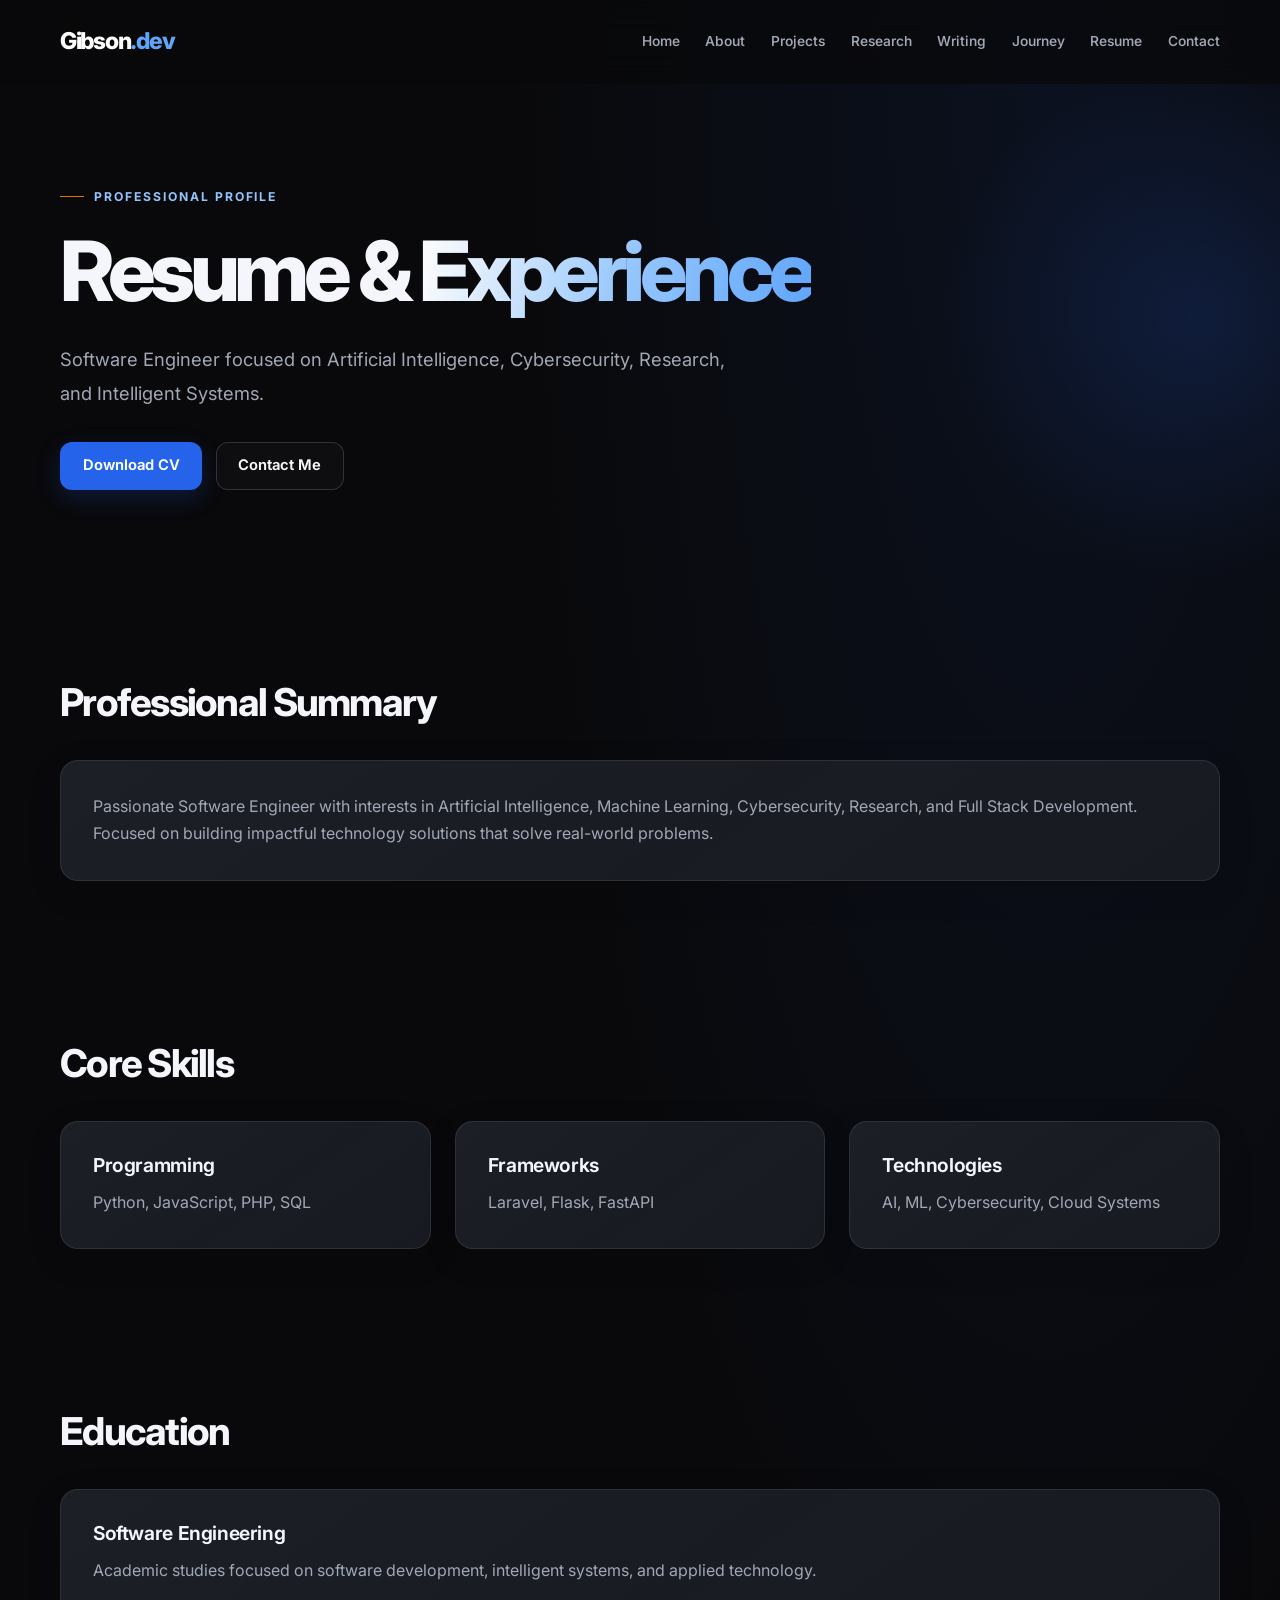
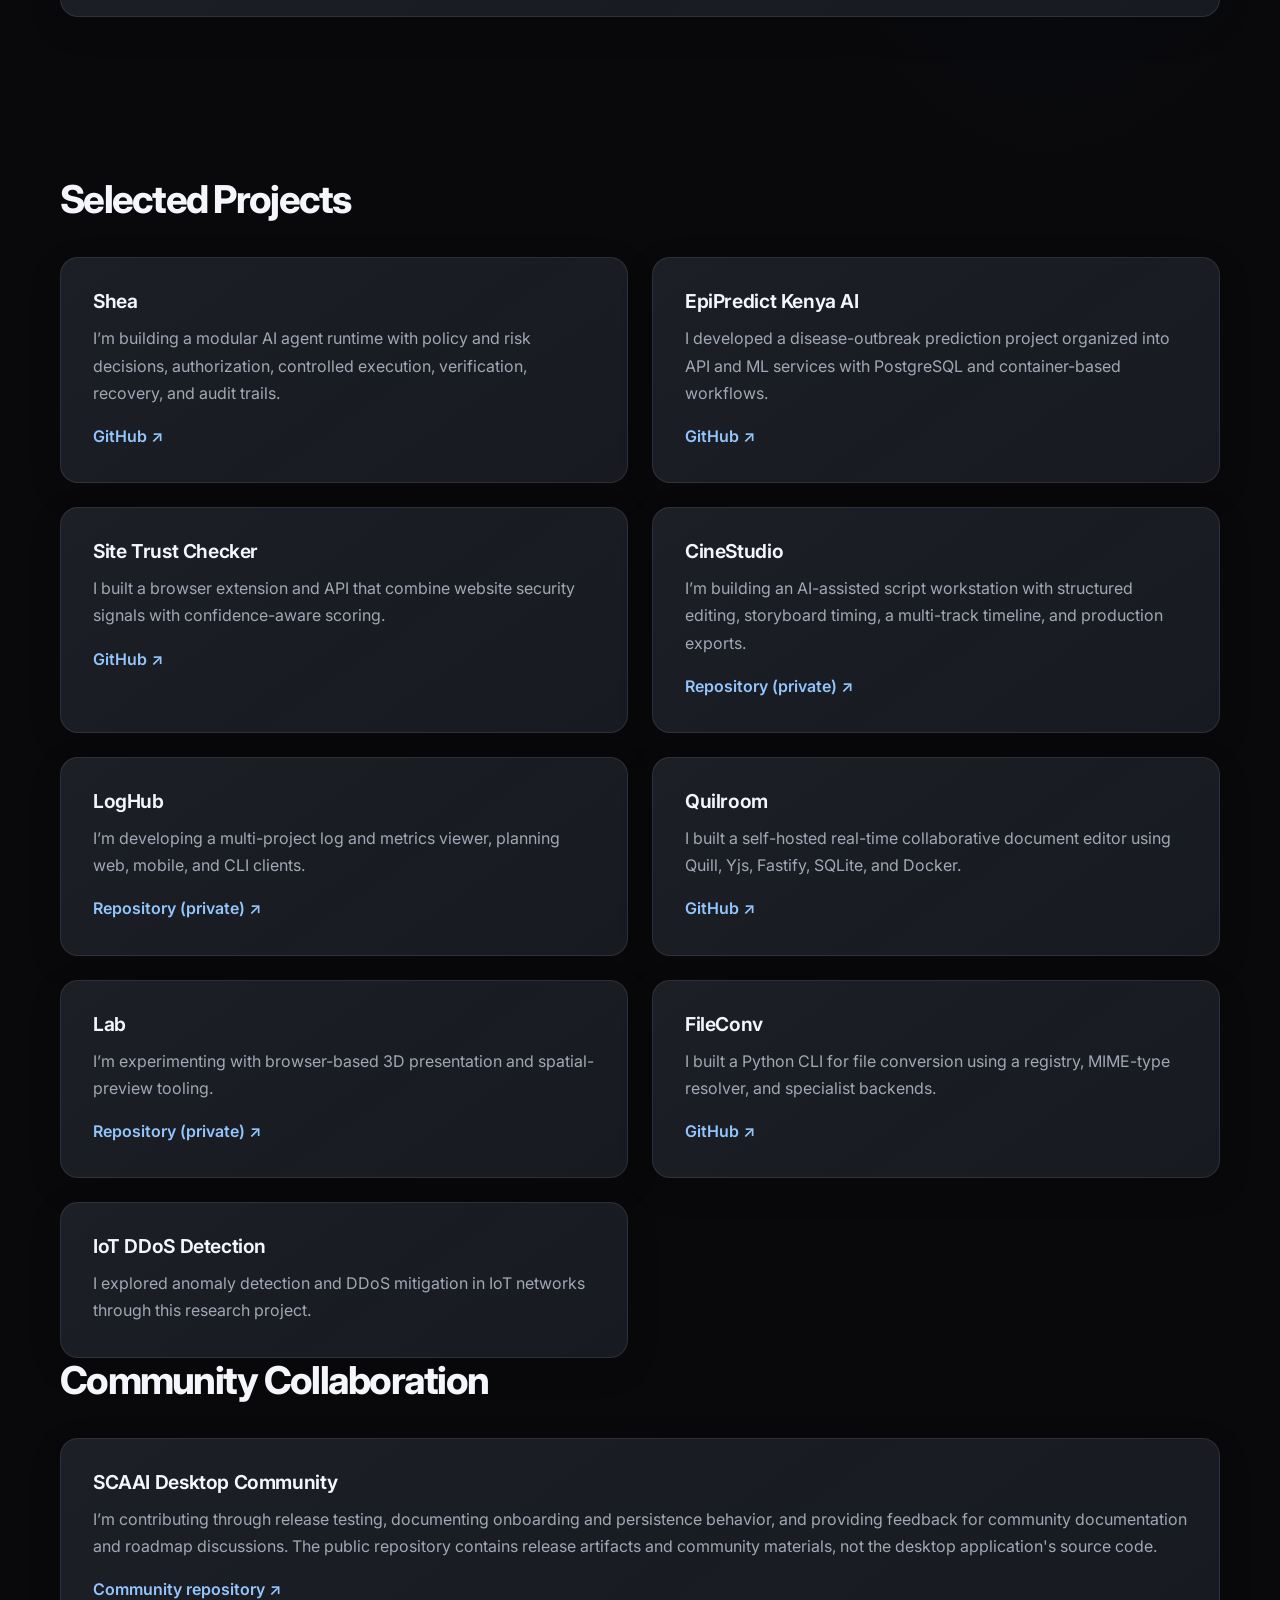
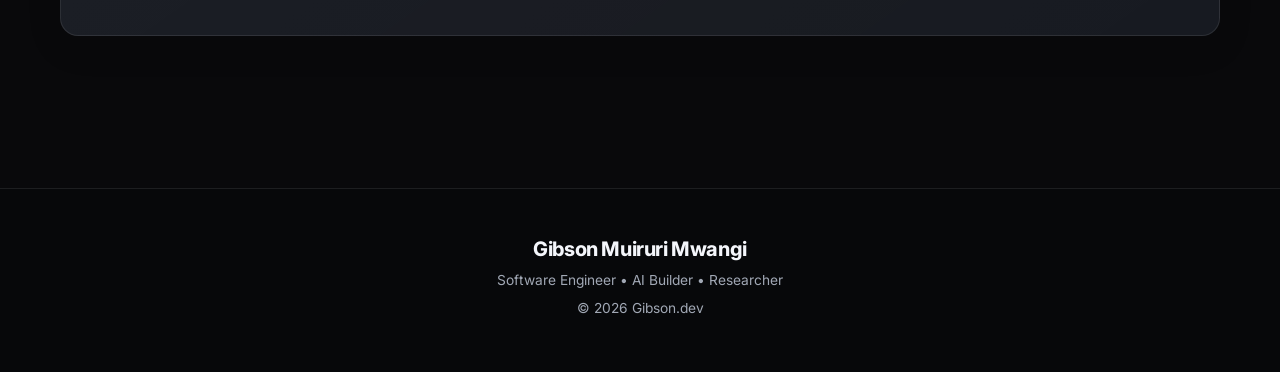
<file: portfolio/resume.html>
<!DOCTYPE html>
<html lang="en">

<head>

    <meta charset="UTF-8">

    <meta name="viewport"
          content="width=device-width, initial-scale=1.0">

    <title>
        Resume | Gibson Muiruri Mwangi
    </title>

    <meta name="description" content="Review my software engineering profile, technical skills, selected projects, and professional experience.">

    <link rel="preconnect"
          href="https://fonts.googleapis.com">

    <link rel="preconnect"
          href="https://fonts.gstatic.com"
          crossorigin>

    <link href="https://fonts.googleapis.com/css2?family=Inter:wght@300;400;500;600;700;800&display=swap"
          rel="stylesheet">

    <link href="https://fonts.googleapis.com/css2?family=Playfair+Display:wght@600;700&display=swap" rel="stylesheet">      

    <link rel="stylesheet"
          href="assets/css/style.css">

    <link rel="stylesheet"
          href="assets/css/animations.css">

    <link rel="stylesheet" href="assets/css/responsive.css">

</head>

<button id="backToTop">

    ↑

</button>

<body>

    <div id="loader">

    <div class="loader-content">

        <div class="loader-logo">

            Gibson.dev

        </div>

        <div class="loader-bar">

            <span></span>

        </div>

    </div>

</div>

<div id="progressBar"></div>

<nav class="navbar">

    <div class="nav-container">

        <a href="index.html"
           class="logo">

            Gibson<span>.dev</span>

        </a>

        <ul class="nav-links">

                <li><a href="index.html">Home</a></li>
                <li><a href="about.html">About</a></li>
                <li><a href="projects.html">Projects</a></li>
                <li><a href="research.html">Research</a></li>
                <li><a href="writing.html">Writing</a></li>
                <li><a href="journey.html">Journey</a></li>
                <li><a href="resume.html" class="active" aria-current="page">Resume</a></li>
                <li><a href="contact.html">Contact</a></li>

            </ul>

        <button class="mobile-menu-btn" id="mobileMenuBtn" type="button" aria-label="Open navigation menu" aria-expanded="false">☰</button>

    </div>

</nav>

<div class="mobile-menu" id="mobileMenu">
        <a href="index.html">Home</a>
        <a href="about.html">About</a>
        <a href="projects.html">Projects</a>
        <a href="research.html">Research</a>
        <a href="writing.html">Writing</a>
        <a href="journey.html">Journey</a>
        <a href="resume.html" aria-current="page">Resume</a>
        <a href="contact.html">Contact</a>
</div>

<main id="main-content">

    <section class="hero">

    <div class="container">

        <div class="hero-content">

            <p class="hero-eyebrow">

                PROFESSIONAL PROFILE

            </p>

            <h1>

                Resume &
                <span>
                    Experience
                </span>

            </h1>

            <p>

                Software Engineer focused on
                Artificial Intelligence,
                Cybersecurity, Research,
                and Intelligent Systems.

            </p>

            <div class="hero-buttons">

                <a href="assets/docs/Gibson_Mwangi_CV.pdf"
                   class="btn btn-primary">

                    Download CV

                </a>

                <a href="contact.html"
                   class="btn btn-secondary">

                    Contact Me

                </a>

            </div>

        </div>

    </div>

</section>

<section class="section">

    <div class="container">

        <h2 class="section-title">

            Professional Summary

        </h2>

        <div class="card">

            <p>

                Passionate Software Engineer with
                interests in Artificial Intelligence,
                Machine Learning, Cybersecurity,
                Research, and Full Stack Development.
                Focused on building impactful
                technology solutions that solve
                real-world problems.

            </p>

        </div>

    </div>

</section>

<section class="section">

    <div class="container">

        <h2 class="section-title">

            Core Skills

        </h2>

        <div class="grid grid-3">

            <div class="card">

                <h3>
                    Programming
                </h3>

                <p>

                    Python, JavaScript,
                    PHP, SQL

                </p>

            </div>

            <div class="card">

                <h3>
                    Frameworks
                </h3>

                <p>

                    Laravel,
                    Flask,
                    FastAPI

                </p>

            </div>

            <div class="card">

                <h3>
                    Technologies
                </h3>

                <p>

                    AI, ML,
                    Cybersecurity,
                    Cloud Systems

                </p>

            </div>

        </div>

    </div>

</section>

<section class="section">

    <div class="container">

        <h2 class="section-title">

            Education

        </h2>

        <div class="card">

            <h3>

                Software Engineering

            </h3>

            <p>

                Academic studies focused on
                software development,
                intelligent systems,
                and applied technology.

            </p>

        </div>

    </div>

</section>

<section class="section"><div class="container"><h2 class="section-title">Selected Projects</h2><div class="projects-grid">
<div class="card"><h3>Shea</h3><p>I’m building a modular AI agent runtime with policy and risk decisions, authorization, controlled execution, verification, recovery, and audit trails.</p><a href="https://github.com/mwasgibson/Shea">GitHub ↗</a></div>
<div class="card"><h3>EpiPredict Kenya AI</h3><p>I developed a disease-outbreak prediction project organized into API and ML services with PostgreSQL and container-based workflows.</p><a href="https://github.com/mwasgibson/epi-predict-kenya-ai">GitHub ↗</a></div>
<div class="card"><h3>Site Trust Checker</h3><p>I built a browser extension and API that combine website security signals with confidence-aware scoring.</p><a href="https://github.com/mwasgibson/site-trust-checker">GitHub ↗</a></div>
<div class="card"><h3>CineStudio</h3><p>I’m building an AI-assisted script workstation with structured editing, storyboard timing, a multi-track timeline, and production exports.</p><a href="https://github.com/mwasgibson/cinestudio">Repository (private) ↗</a></div>
<div class="card"><h3>LogHub</h3><p>I’m developing a multi-project log and metrics viewer, planning web, mobile, and CLI clients.</p><a href="https://github.com/mwasgibson/loghub">Repository (private) ↗</a></div>
<div class="card"><h3>Quilroom</h3><p>I built a self-hosted real-time collaborative document editor using Quill, Yjs, Fastify, SQLite, and Docker.</p><a href="https://github.com/mwasgibson/quilroom">GitHub ↗</a></div>
<div class="card"><h3>Lab</h3><p>I’m experimenting with browser-based 3D presentation and spatial-preview tooling.</p><a href="https://github.com/mwasgibson/lab">Repository (private) ↗</a></div>
<div class="card"><h3>FileConv</h3><p>I built a Python CLI for file conversion using a registry, MIME-type resolver, and specialist backends.</p><a href="https://github.com/mwasgibson/grubber">GitHub ↗</a></div>
<div class="card"><h3>IoT DDoS Detection</h3><p>I explored anomaly detection and DDoS mitigation in IoT networks through this research project.</p></div></div>
<h2 class="section-title">Community Collaboration</h2><div class="card"><h3>SCAAI Desktop Community</h3><p>I’m contributing through release testing, documenting onboarding and persistence behavior, and providing feedback for community documentation and roadmap discussions. The public repository contains release artifacts and community materials, not the desktop application's source code.</p><a href="https://github.com/Nooran3994/SCAAI-COMMUNITY">Community repository ↗</a></div>
</div></section>

</main>

    <footer>

    <div class="container">

        <h2>
            Gibson Muiruri Mwangi
        </h2>

        <p>
            Software Engineer • AI Builder • Researcher
        </p>

        <p>
            © 2026 Gibson.dev
        </p>

    </div>

</footer>

<script src="assets/js/main.js"></script>

    <script src="assets/js/animations.js"></script>

</body>

</html>
</file>
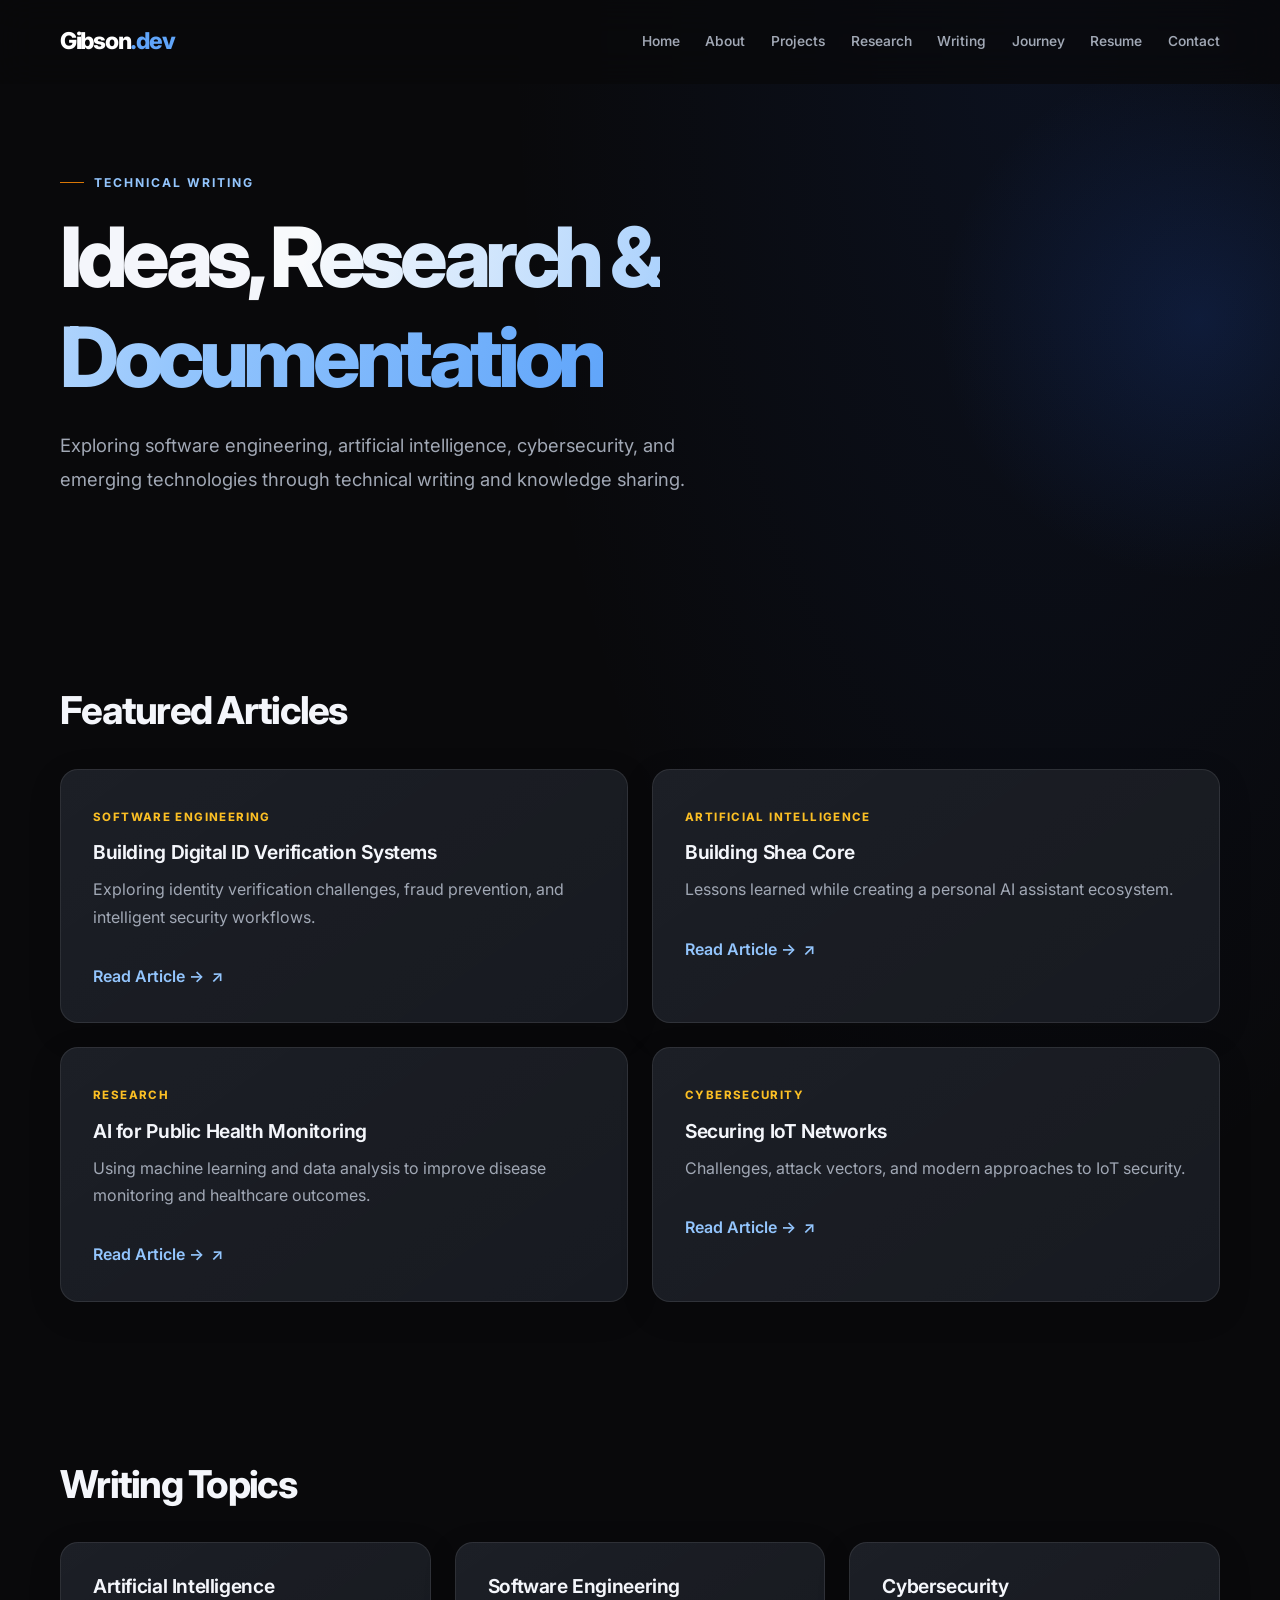
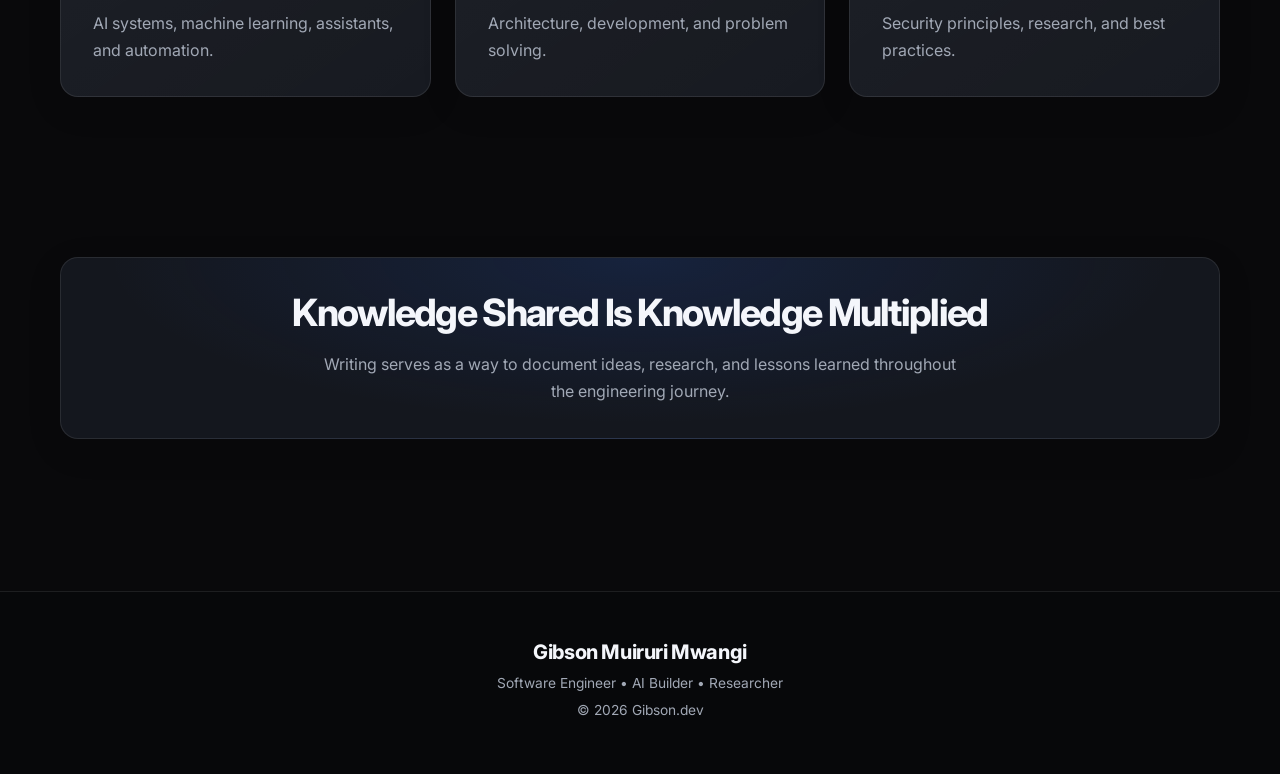
<file: portfolio/writing.html>
<!DOCTYPE html>
<html lang="en">

<head>

    <meta charset="UTF-8">

    <meta name="viewport"
          content="width=device-width, initial-scale=1.0">

    <title>
        Writing | Gibson Muiruri Mwangi
    </title>

    <meta name="description" content="Read my technical writing and documentation on software engineering, artificial intelligence, cybersecurity, and research.">

    <link rel="preconnect"
          href="https://fonts.googleapis.com">

    <link rel="preconnect"
          href="https://fonts.gstatic.com"
          crossorigin>

    <link href="https://fonts.googleapis.com/css2?family=Inter:wght@300;400;500;600;700;800&display=swap"
          rel="stylesheet">

    <link href="https://fonts.googleapis.com/css2?family=Playfair+Display:wght@600;700&display=swap&display=swap" rel="stylesheet">      

    <link rel="stylesheet"
          href="assets/css/style.css">

    <link rel="stylesheet"
          href="assets/css/animations.css">

    <link rel="stylesheet" href="assets/css/responsive.css">

</head>

<button id="backToTop">

    ↑

</button>

<body>

    <div id="loader">

    <div class="loader-content">

        <div class="loader-logo">

            Gibson.dev

        </div>

        <div class="loader-bar">

            <span></span>

        </div>

    </div>

</div>

<div id="progressBar"></div>

    <!-- NAVBAR -->

    <nav class="navbar">

        <div class="nav-container">

            <a href="index.html"
               class="logo">

                Gibson<span>.dev</span>

            </a>

            <ul class="nav-links">

                <li><a href="index.html">Home</a></li>
                <li><a href="about.html">About</a></li>
                <li><a href="projects.html">Projects</a></li>
                <li><a href="research.html">Research</a></li>
                <li><a href="writing.html" class="active" aria-current="page">Writing</a></li>
                <li><a href="journey.html">Journey</a></li>
                <li><a href="resume.html">Resume</a></li>
                <li><a href="contact.html">Contact</a></li>

            </ul>

            <button class="mobile-menu-btn" id="mobileMenuBtn" type="button" aria-label="Open navigation menu" aria-expanded="false">

                ☰

            </button>

        </div>

    </nav>

    <div
        class="mobile-menu"
        id="mobileMenu">

        <a href="index.html">Home</a>
        <a href="about.html">About</a>
        <a href="projects.html">Projects</a>
        <a href="research.html">Research</a>
        <a href="writing.html" aria-current="page">Writing</a>
        <a href="journey.html">Journey</a>
        <a href="resume.html">Resume</a>
        <a href="contact.html">Contact</a>

    </div>

    <!-- HERO -->

    <main id="main-content">

    <section class="hero">

        <div class="container">

            <div class="hero-content">

                <p class="hero-eyebrow">
                    TECHNICAL WRITING
                </p>

                <h1>

                    Ideas,
                    <span>
                        Research & Documentation
                    </span>

                </h1>

                <p>

                    Exploring software engineering,
                    artificial intelligence,
                    cybersecurity, and emerging
                    technologies through technical
                    writing and knowledge sharing.

                </p>

            </div>

        </div>

    </section>

    <!-- ARTICLES -->

    <section class="section">

        <div class="container">

            <h2 class="section-title">

                Featured Articles

            </h2>

            <div class="projects-grid">

                <div class="card article-card">

                    <span class="project-status">

                        Software Engineering

                    </span>

                    <h3>

                        Building Digital ID
                        Verification Systems

                    </h3>

                    <p>

                        Exploring identity
                        verification challenges,
                        fraud prevention,
                        and intelligent security
                        workflows.

                    </p>

                    <a href="#"
                       class="article-link">

                        Read Article →

                    </a>

                </div>

                <div class="card article-card">

                    <span class="project-status">

                        Artificial Intelligence

                    </span>

                    <h3>

                        Building Shea Core

                    </h3>

                    <p>

                        Lessons learned while
                        creating a personal AI
                        assistant ecosystem.

                    </p>

                    <a href="#"
                       class="article-link">

                        Read Article →

                    </a>

                </div>

                <div class="card article-card">

                    <span class="project-status">

                        Research

                    </span>

                    <h3>

                        AI for Public Health
                        Monitoring

                    </h3>

                    <p>

                        Using machine learning
                        and data analysis to
                        improve disease monitoring
                        and healthcare outcomes.

                    </p>

                    <a href="#"
                       class="article-link">

                        Read Article →

                    </a>

                </div>

                <div class="card article-card">

                    <span class="project-status">

                        Cybersecurity

                    </span>

                    <h3>

                        Securing IoT Networks

                    </h3>

                    <p>

                        Challenges, attack vectors,
                        and modern approaches
                        to IoT security.

                    </p>

                    <a href="#"
                       class="article-link">

                        Read Article →

                    </a>

                </div>

            </div>

        </div>

    </section>

    <!-- TOPICS -->

    <section class="section">

        <div class="container">

            <h2 class="section-title">

                Writing Topics

            </h2>

            <div class="grid grid-3">

                <div class="card">

                    <h3>
                        Artificial Intelligence
                    </h3>

                    <p>

                        AI systems, machine learning,
                        assistants, and automation.

                    </p>

                </div>

                <div class="card">

                    <h3>
                        Software Engineering
                    </h3>

                    <p>

                        Architecture, development,
                        and problem solving.

                    </p>

                </div>

                <div class="card">

                    <h3>
                        Cybersecurity
                    </h3>

                    <p>

                        Security principles,
                        research, and best practices.

                    </p>

                </div>

            </div>

        </div>

    </section>

    <!-- CTA -->

    <section class="section">

        <div class="container">

            <div class="card contact-cta">

                <h2>

                    Knowledge Shared Is Knowledge Multiplied

                </h2>

                <p>

                    Writing serves as a way to
                    document ideas, research,
                    and lessons learned throughout
                    the engineering journey.

                </p>

            </div>

        </div>

    </section>

    <!-- FOOTER -->

    </main>

    <footer>

        <div class="container">

            <h2>
                Gibson Muiruri Mwangi
            </h2>

            <p>
                Software Engineer • AI Builder • Researcher
            </p>

            <p>
                © 2026 Gibson.dev
            </p>

        </div>

    </footer>

    <script src="assets/js/main.js"></script>

    <script src="assets/js/animations.js"></script>

</body>

</html>
</file>
<file: portfolio/assets/css/style.css>
/* ==================================================
   GIBSON.DEV · SHARED DESIGN FOUNDATION
   Layout, components and visual tokens for all pages
================================================== */

:root {
  color-scheme: dark;
  --primary: #3b82f6;
  --primary-strong: #2563eb;
  --primary-soft: rgba(59, 130, 246, .14);
  --accent: #d97706;
  --background: #09090b;
  --surface: #111318;
  --surface-raised: #171a21;
  --card: #14171e;
  --border: rgba(255,255,255,.09);
  --border-strong: rgba(255,255,255,.15);
  --text: #f4f6fb;
  --muted: #a1a8b5;
  --muted-strong: #c4cad4;
  --success: #22c55e;
  --danger: #ef4444;
  --shadow: 0 24px 70px rgba(0,0,0,.32);
  --shadow-blue: 0 18px 55px rgba(37,99,235,.12);
  --transition: .28s ease;
  --radius: 18px;
  --radius-large: 26px;
  --container: 1160px;
  --nav-height: 84px;
}

* { box-sizing: border-box; }
html { scroll-behavior: smooth; scroll-padding-top: calc(var(--nav-height) + 24px); }
body {
  margin: 0;
  min-width: 320px;
  overflow-x: hidden;
  background:
    radial-gradient(ellipse at 82% 0%, rgba(37,99,235,.09), transparent 34rem),
    var(--background);
  color: var(--text);
  font-family: "Inter", system-ui, -apple-system, BlinkMacSystemFont, "Segoe UI", sans-serif;
  font-size: 16px;
  line-height: 1.7;
  -webkit-font-smoothing: antialiased;
  text-rendering: optimizeLegibility;
}
img { display: block; max-width: 100%; }
a { color: inherit; text-decoration: none; }
button, input, textarea { font: inherit; }
button { cursor: pointer; }
ul { padding-left: 1.25rem; }
::selection { color: #fff; background: var(--primary-strong); }

.container, .nav-container {
  width: min(var(--container), calc(100% - 3.5rem));
  margin-inline: auto;
}
main { display: block; }
section { position: relative; }
.section { padding: 6.5rem 0; }
.section + .section { padding-top: 3.5rem; }
.section-title {
  margin: 0 0 2.25rem;
  color: var(--text);
  font-size: clamp(1.8rem, 3vw, 2.55rem);
  font-weight: 750;
  letter-spacing: -.045em;
  line-height: 1.15;
}
.section-header { max-width: 720px; margin: 0 auto 3.5rem; text-align: center; }
.section-tag, .hero-eyebrow {
  display: inline-flex;
  align-items: center;
  gap: .65rem;
  margin: 0 0 1rem;
  color: #93c5fd;
  font-size: .76rem;
  font-weight: 700;
  letter-spacing: .16em;
  line-height: 1.4;
  text-transform: uppercase;
}
.section-description { max-width: 660px; color: var(--muted); }
p { margin: 0 0 1rem; color: var(--muted); }
h1, h2, h3, h4 { margin-top: 0; color: var(--text); line-height: 1.2; }
h1 { margin-bottom: 1.35rem; font-size: clamp(2.7rem, 6.5vw, 5.35rem); font-weight: 800; letter-spacing: -.065em; }
h2 { margin-bottom: 1rem; font-size: clamp(1.65rem, 3vw, 2.35rem); font-weight: 750; letter-spacing: -.045em; }
h3 { margin-bottom: .75rem; font-size: 1.2rem; font-weight: 650; letter-spacing: -.02em; }
h4 { margin-bottom: .6rem; font-size: 1rem; font-weight: 650; }
span { color: inherit; }
h1 span, .gradient-text {
  color: #93c5fd;
  background: linear-gradient(105deg, #f8fafc 5%, #93c5fd 55%, #60a5fa 100%);
  -webkit-background-clip: text;
  background-clip: text;
  -webkit-text-fill-color: transparent;
}
strong { color: var(--text); }

.grid { display: grid; gap: 1.5rem; }
.grid-2 { grid-template-columns: repeat(2, minmax(0,1fr)); }
.grid-3 { grid-template-columns: repeat(3, minmax(0,1fr)); }
.grid-4 { grid-template-columns: repeat(4, minmax(0,1fr)); }

.card {
  min-width: 0;
  padding: clamp(1.4rem, 2.5vw, 2rem);
  overflow: hidden;
  background: linear-gradient(145deg, rgba(255,255,255,.035), rgba(255,255,255,.012)), var(--card);
  border: 1px solid var(--border);
  border-radius: var(--radius);
  box-shadow: 0 10px 35px rgba(0,0,0,.12);
  transition: border-color var(--transition), background var(--transition), box-shadow var(--transition), transform var(--transition);
}
.card:hover {
  border-color: rgba(96,165,250,.28);
  box-shadow: var(--shadow-blue);
  transform: translateY(-4px);
}
.card > :last-child { margin-bottom: 0; }
.card p:last-child { margin-bottom: 0; }

.btn {
  display: inline-flex;
  min-height: 48px;
  align-items: center;
  justify-content: center;
  gap: .55rem;
  padding: .8rem 1.35rem;
  border: 1px solid transparent;
  border-radius: 12px;
  font-size: .92rem;
  font-weight: 650;
  line-height: 1.2;
  transition: background var(--transition), border-color var(--transition), color var(--transition), transform var(--transition), box-shadow var(--transition);
}
.btn-primary { color: #fff; background: var(--primary-strong); box-shadow: 0 8px 24px rgba(37,99,235,.2); }
.btn-primary:hover { color: #fff; background: #1d4ed8; box-shadow: 0 12px 30px rgba(37,99,235,.3); transform: translateY(-2px); }
.btn-secondary { color: var(--text); background: rgba(255,255,255,.025); border-color: var(--border-strong); }
.btn-secondary:hover { color: #fff; background: rgba(255,255,255,.07); border-color: rgba(147,197,253,.4); transform: translateY(-2px); }
.hero-buttons { display: flex; flex-wrap: wrap; align-items: center; gap: .85rem; margin-top: 2rem; }

.navbar {
  position: fixed;
  z-index: 1000;
  inset: 0 0 auto;
  min-height: var(--nav-height);
  display: flex;
  align-items: center;
  padding: .9rem 0;
  background: rgba(9,9,11,.72);
  border-bottom: 1px solid transparent;
  backdrop-filter: blur(18px);
  -webkit-backdrop-filter: blur(18px);
  transition: background var(--transition), border-color var(--transition), box-shadow var(--transition);
}
.navbar-scrolled { background: rgba(9,9,11,.94); border-color: var(--border); box-shadow: 0 8px 28px rgba(0,0,0,.18); }
.nav-container { display: flex; align-items: center; justify-content: space-between; gap: 2rem; }
.logo { flex: 0 0 auto; color: #fff; font-size: 1.45rem; font-weight: 800; letter-spacing: -.055em; }
.logo span { color: #60a5fa; -webkit-text-fill-color: currentColor; }
.nav-links { display: flex; align-items: center; gap: clamp(1rem, 2vw, 1.8rem); margin: 0; padding: 0; list-style: none; }
.nav-links a { position: relative; display: inline-flex; align-items: center; min-height: 42px; color: var(--muted); font-size: .86rem; font-weight: 550; transition: color var(--transition); }
.nav-links a::after { position: absolute; right: 0; bottom: 2px; left: 0; height: 2px; content: ""; background: #60a5fa; border-radius: 2px; transform: scaleX(0); transform-origin: left; transition: transform var(--transition); }
.nav-links a:hover, .nav-links a.active { color: #fff; }
.nav-links a:hover::after, .nav-links a.active::after { transform: scaleX(1); }
.mobile-menu-btn { display: none; width: 44px; height: 44px; color: var(--text); background: var(--surface-raised); border: 1px solid var(--border); border-radius: 12px; font-size: 1.25rem; }
.mobile-menu { position: fixed; z-index: 999; top: calc(var(--nav-height) - 2px); right: max(1rem, calc((100vw - var(--container))/2)); display: none; width: min(300px, calc(100vw - 2rem)); padding: .8rem 1.1rem; background: rgba(20,23,30,.98); border: 1px solid var(--border-strong); border-radius: 16px; box-shadow: var(--shadow); backdrop-filter: blur(18px); }
.mobile-menu.active { display: block; }
.mobile-menu a { display: block; padding: .8rem .25rem; color: var(--muted-strong); border-bottom: 1px solid var(--border); }
.mobile-menu a:last-child { border-bottom: 0; }
.mobile-menu a:hover { color: #fff; }

.hero {
  min-height: 64vh;
  display: flex;
  align-items: center;
  padding: calc(var(--nav-height) + 5rem) 0 4.5rem;
  overflow: hidden;
  isolation: isolate;
}
.hero::before {
  position: absolute;
  z-index: -1;
  top: 8%;
  right: -12rem;
  width: 34rem;
  height: 34rem;
  content: "";
  background: radial-gradient(circle, rgba(37,99,235,.16), transparent 68%);
  pointer-events: none;
}
.hero-content { width: min(100%, 780px); }
.hero-content > p:not(.hero-eyebrow) { max-width: 680px; font-size: clamp(1rem, 1.5vw, 1.15rem); line-height: 1.85; }
.hero-eyebrow::before { width: 24px; height: 1px; content: ""; background: var(--accent); }
.split-hero { min-height: min(850px, 100vh); padding-top: calc(var(--nav-height) + 4rem); }
.hero-wrapper { display: grid; grid-template-columns: minmax(0,1.12fr) minmax(280px,.88fr); align-items: center; gap: clamp(2rem, 6vw, 5rem); width: 100%; }
.hero-left, .hero-right { min-width: 0; }
.hero-left .hero-content { width: 100%; }
.hero-left h1 { max-width: 760px; }
.hero-right { display: flex; justify-content: center; }
.hero-image { position: relative; width: min(100%, 390px); aspect-ratio: 4 / 5; overflow: hidden; background: linear-gradient(145deg, #1e293b, #0f172a); border: 1px solid var(--border-strong); border-radius: 32px; box-shadow: 0 30px 90px rgba(0,0,0,.4), 0 0 65px rgba(37,99,235,.12); }
.hero-image::after { position: absolute; inset: 0; content: ""; border: 1px solid rgba(255,255,255,.08); border-radius: inherit; pointer-events: none; }
.hero-image img { width: 100%; height: 100%; object-fit: cover; }
.hero-tags, .project-tags { display: flex; flex-wrap: wrap; gap: .55rem; margin-top: 1.6rem; }
.tag { display: inline-flex; align-items: center; min-height: 30px; padding: .35rem .75rem; color: #bfdbfe; background: rgba(59,130,246,.09); border: 1px solid rgba(96,165,250,.18); border-radius: 999px; font-size: .76rem; font-weight: 550; line-height: 1.25; }
.featured-label, .project-status { display: inline-flex; align-items: center; gap: .5rem; margin-bottom: .85rem; color: #fbbf24; font-size: .72rem; font-weight: 750; letter-spacing: .12em; line-height: 1.4; text-transform: uppercase; }
.featured-label::before { width: 7px; height: 7px; content: ""; background: var(--accent); border-radius: 50%; box-shadow: 0 0 12px rgba(217,119,6,.55); }

.stats-grid { align-items: stretch; }
.stat-card { text-align: center; }
.stat-card h2 { margin: 0 0 .35rem; color: #93c5fd; font-size: clamp(2rem, 4vw, 3rem); font-variant-numeric: tabular-nums; }
.stat-card p { margin: 0; font-size: .88rem; }
.featured-project { display: grid; grid-template-columns: minmax(0,1fr); padding: clamp(1.7rem, 4vw, 3rem); background: radial-gradient(ellipse at 100% 0%, rgba(37,99,235,.13), transparent 55%), var(--card); }
.featured-content { max-width: 850px; }
.featured-project h2 { font-size: clamp(1.8rem, 3vw, 2.6rem); }
.about-preview { display: grid; grid-template-columns: repeat(2,minmax(0,1fr)); gap: 1.5rem; }
.about-preview .card { height: 100%; }
.focus-list, .research-list { display: grid; gap: .65rem; margin: .9rem 0 0; padding-left: 1.15rem; color: var(--muted); }
.focus-list li::marker, .research-list li::marker { color: #60a5fa; }
.project-card { display: flex; flex-direction: column; align-items: flex-start; height: 100%; }
.project-card h3, .article-card h3 { margin-top: .2rem; }
.project-card p, .article-card p { flex: 1; }
.project-card a, .article-card a, .card a:not(.btn) { color: #93c5fd; font-weight: 600; }
.project-card a:hover, .article-card a:hover, .card a:not(.btn):hover { color: #bfdbfe; }
.projects-grid { display: grid; grid-template-columns: repeat(2,minmax(0,1fr)); gap: 1.5rem; }
.project-tags { margin-top: auto; padding-top: .6rem; }
.research-card { max-width: 900px; }
.research-card h2 { margin-bottom: 1rem; }
.article-card { min-height: 100%; }
.article-link { display: inline-flex; align-items: center; margin-top: 1rem; }
.article-link::after { content: "↗"; margin-left: .45rem; transition: transform var(--transition); }
.article-link:hover::after { transform: translate(3px,-3px); }

.about-hero { display: grid; grid-template-columns: minmax(240px,.72fr) minmax(0,1.28fr); align-items: center; gap: clamp(2rem,5vw,4.5rem); }
.about-image { width: min(100%, 340px); aspect-ratio: 4/5; overflow: hidden; background: var(--surface-raised); border: 1px solid var(--border-strong); border-radius: var(--radius-large); }
.about-image img { width: 100%; height: 100%; object-fit: cover; }
.about-content p { max-width: 680px; }
.timeline { position: relative; display: grid; gap: 1.25rem; max-width: 850px; padding-left: 2rem; }
.timeline::before { position: absolute; top: .5rem; bottom: .5rem; left: .45rem; width: 1px; content: ""; background: linear-gradient(var(--primary), rgba(59,130,246,.08)); }
.timeline-item { position: relative; padding: 1.2rem 1.5rem; background: var(--card); border: 1px solid var(--border); border-radius: 14px; }
.timeline-item::before { position: absolute; top: 1.65rem; left: -1.94rem; width: 10px; height: 10px; content: ""; background: #60a5fa; border: 3px solid var(--background); border-radius: 50%; box-shadow: 0 0 0 1px rgba(96,165,250,.5); }
.timeline-item h3 { margin-bottom: .35rem; color: #93c5fd; }
.timeline-item p { margin: 0; }
.journey-timeline { position: relative; display: grid; gap: 1.4rem; max-width: 900px; margin-inline: auto; }
.journey-timeline::before { position: absolute; top: .7rem; bottom: .7rem; left: 6.2rem; width: 1px; content: ""; background: linear-gradient(#3b82f6, rgba(59,130,246,.08)); }
.journey-item { position: relative; display: grid; grid-template-columns: 5rem minmax(0,1fr); align-items: start; gap: 2.5rem; }
.journey-year { position: relative; padding-top: 1.3rem; color: #93c5fd; font-size: 1.05rem; font-weight: 750; font-variant-numeric: tabular-nums; }
.journey-year::after { position: absolute; top: 1.65rem; right: -1.32rem; width: 10px; height: 10px; content: ""; background: #60a5fa; border: 3px solid var(--background); border-radius: 50%; box-shadow: 0 0 0 1px rgba(96,165,250,.45); }
.journey-card { width: 100%; }
.journey-card h3 { margin-bottom: .5rem; }
.journey-card p { margin: 0; }

.contact-layout { display: grid; grid-template-columns: minmax(0,1.25fr) minmax(260px,.75fr); align-items: start; gap: 1.5rem; }
.contact-layout > .card { padding: clamp(1.5rem,3vw,2.5rem); }
.contact-form { display: grid; gap: 1.1rem; }
.form-group { display: grid; gap: .45rem; }
.form-group label { color: var(--muted-strong); font-size: .88rem; font-weight: 600; }
.form-group input, .form-group textarea, input, textarea {
  width: 100%;
  min-width: 0;
  padding: .85rem 1rem;
  color: var(--text);
  background: #0d1016;
  border: 1px solid var(--border-strong);
  border-radius: 10px;
  outline: none;
  transition: border-color var(--transition), box-shadow var(--transition);
}
.form-group textarea { min-height: 150px; resize: vertical; }
.form-group input::placeholder, .form-group textarea::placeholder { color: #737d8c; }
.form-group input:focus, .form-group textarea:focus, input:focus, textarea:focus { border-color: rgba(96,165,250,.7); box-shadow: 0 0 0 3px rgba(59,130,246,.12); }
.contact-info { display: grid; gap: 1rem; }
.contact-info .card { padding: 1.35rem 1.5rem; }
.contact-info h3 { margin-bottom: .4rem; }
.contact-info p { overflow-wrap: anywhere; }
.contact-cta { text-align: center; background: radial-gradient(ellipse at 50% 0%, rgba(37,99,235,.15), transparent 65%), var(--card); }
.contact-cta p { max-width: 650px; margin: 0 auto 1.5rem; }
.contact-cta .btn { margin-top: .5rem; }

footer { margin-top: 3rem; padding: 3rem 0; background: #07080a; border-top: 1px solid var(--border); text-align: center; }
footer h2 { margin-bottom: .5rem; font-size: 1.25rem; letter-spacing: -.02em; }
footer p { margin: .25rem 0; font-size: .86rem; }
.footer-container { display: flex; align-items: center; justify-content: space-between; gap: 2rem; }
.footer-brand, .footer-links, .footer-social { display: flex; align-items: center; gap: 1rem; }

#loader { position: fixed; z-index: 2000; inset: 0; display: grid; place-items: center; background: var(--background); transition: opacity .35s ease, visibility .35s ease; }
#loader.hidden { opacity: 0; visibility: hidden; pointer-events: none; }
.loader-content { width: min(260px, calc(100% - 3rem)); text-align: center; }
.loader-logo { margin-bottom: 1rem; color: var(--text); font-size: 1.5rem; font-weight: 800; }
.loader-bar { height: 3px; overflow: hidden; background: rgba(255,255,255,.1); border-radius: 99px; }
.loader-bar span { display: block; width: 100%; height: 100%; background: linear-gradient(90deg,var(--primary),#93c5fd,var(--accent)); transform-origin: left; }
#progressBar { position: fixed; z-index: 1100; top: 0; left: 0; width: 0; height: 2px; background: linear-gradient(90deg,var(--primary),#93c5fd); }
#backToTop { position: fixed; z-index: 900; right: 1.5rem; bottom: 1.5rem; width: 46px; height: 46px; color: #fff; background: var(--primary-strong); border: 1px solid rgba(255,255,255,.15); border-radius: 13px; box-shadow: var(--shadow); opacity: 0; visibility: hidden; transform: translateY(8px); transition: opacity var(--transition), visibility var(--transition), transform var(--transition); }
#backToTop.show { opacity: 1; visibility: visible; transform: translateY(0); }
#backToTop:hover { background: var(--primary); transform: translateY(-3px); }

.blur-circle { position: absolute; z-index: -1; border-radius: 50%; filter: blur(100px); opacity: .16; pointer-events: none; }
.blur-blue { width: 26rem; height: 26rem; background: #2563eb; }
.blur-orange { width: 21rem; height: 21rem; background: var(--accent); }
.glass { background: rgba(255,255,255,.035); border: 1px solid var(--border); backdrop-filter: blur(16px); -webkit-backdrop-filter: blur(16px); }
.badge { display: inline-flex; align-items: center; gap: .45rem; padding: .4rem .8rem; color: #bfdbfe; background: var(--primary-soft); border: 1px solid rgba(96,165,250,.2); border-radius: 999px; font-size: .8rem; font-weight: 650; }
.link { color: #93c5fd; text-decoration: underline; text-decoration-color: transparent; text-underline-offset: 4px; transition: text-decoration-color var(--transition); }
.link:hover { text-decoration-color: currentColor; }
.text-center { text-align: center; }
.mt-1 { margin-top: 1.25rem; } .mt-2 { margin-top: 2rem; } .mt-3 { margin-top: 3rem; }
.mb-1 { margin-bottom: 1.25rem; } .mb-2 { margin-bottom: 2rem; } .mb-3 { margin-bottom: 3rem; }
.shadow-sm { box-shadow: 0 8px 20px rgba(0,0,0,.16); }
.shadow-md { box-shadow: 0 16px 38px rgba(0,0,0,.24); }
.shadow-lg { box-shadow: var(--shadow); }
.image-frame { overflow: hidden; border: 1px solid var(--border); border-radius: var(--radius-large); }
.image-frame img { width: 100%; transition: transform .5s ease; }
.image-frame:hover img { transform: scale(1.035); }
.section-divider { height: 1px; margin: 4rem 0; background: linear-gradient(90deg,transparent,var(--border-strong),transparent); }

a:focus-visible, button:focus-visible, input:focus-visible, textarea:focus-visible { outline: 3px solid #93c5fd; outline-offset: 3px; }
@media (prefers-reduced-motion: reduce) {
  *, *::before, *::after { scroll-behavior: auto !important; animation-duration: .01ms !important; animation-iteration-count: 1 !important; transition-duration: .01ms !important; }
}


/* Small page-specific primitives used by the current markup. */
.typing-text { min-height: 3.4em; }
.profile-image { width: 100%; height: 100%; object-fit: cover; }
</file>
<file: portfolio/assets/css/animations.css>
/*==================================================
PORTFOLIO ANIMATIONS
==================================================*/

/*==================================================
FADE UP
==================================================*/

@keyframes fadeUp{

    from{

        opacity:0;

        transform:
        translateY(40px);

    }

    to{

        opacity:1;

        transform:
        translateY(0);

    }

}

.fade-up{

    animation:
    fadeUp .8s ease forwards;

}

/*==================================================
FADE DOWN
==================================================*/

@keyframes fadeDown{

    from{

        opacity:0;

        transform:
        translateY(-40px);

    }

    to{

        opacity:1;

        transform:
        translateY(0);

    }

}

.fade-down{

    animation:
    fadeDown .8s ease forwards;

}

/*==================================================
FADE LEFT
==================================================*/

@keyframes fadeLeft{

    from{

        opacity:0;

        transform:
        translateX(-60px);

    }

    to{

        opacity:1;

        transform:
        translateX(0);

    }

}

.fade-left{

    animation:
    fadeLeft .8s ease forwards;

}

/*==================================================
FADE RIGHT
==================================================*/

@keyframes fadeRight{

    from{

        opacity:0;

        transform:
        translateX(60px);

    }

    to{

        opacity:1;

        transform:
        translateX(0);

    }

}

.fade-right{

    animation:
    fadeRight .8s ease forwards;

}

/*==================================================
SCALE
==================================================*/

@keyframes scaleIn{

    from{

        opacity:0;

        transform:
        scale(.9);

    }

    to{

        opacity:1;

        transform:
        scale(1);

    }

}

.scale{

    animation:
    scaleIn .8s ease forwards;

}

/*==================================================
FLOAT
==================================================*/

@keyframes floating{

    0%{

        transform:
        translateY(0);

    }

    50%{

        transform:
        translateY(-12px);

    }

    100%{

        transform:
        translateY(0);

    }

}

.float{

    animation:
    floating 5s ease-in-out infinite;

}

/*==================================================
GLOW
==================================================*/

@keyframes glow{

    0%{

        box-shadow:
        0 0 0 rgba(59,130,246,0);

    }

    50%{

        box-shadow:
        0 0 40px rgba(59,130,246,.35);

    }

    100%{

        box-shadow:
        0 0 0 rgba(59,130,246,0);

    }

}

.glow{

    animation:
    glow 4s infinite;

}

/*==================================================
LOADER
==================================================*/

@keyframes loaderBar{

    from{

        width:0;

    }

    to{

        width:100%;

    }

}

.loader-bar span{

    animation:
    loaderBar 1.8s ease infinite;

}

/*==================================================
PARTICLES
==================================================*/

@keyframes particleMove{

    from{

        transform:
        translateY(0);

    }

    to{

        transform:
        translateY(-300px);

    }

}

.particles::before{

    animation:
    particleMove 25s linear infinite;

}

/*==================================================
BUTTON
==================================================*/

.btn{

    transition:
    .35s ease;

}

.btn:hover{

    transform:
    translateY(-4px);

}

/*==================================================
SCROLL REVEAL
==================================================*/

.reveal{

    opacity:0;

    transform:
    translateY(40px);

    transition:

    opacity .8s ease,

    transform .8s ease;

}

.reveal.active{

    opacity:1;

    transform:
    translateY(0);

}

/*==================================================
STAGGER
==================================================*/

.stagger-1{

    transition-delay:.1s;

}

.stagger-2{

    transition-delay:.2s;

}

.stagger-3{

    transition-delay:.3s;

}

.stagger-4{

    transition-delay:.4s;

}

/*==================================================
PAGE
==================================================*/

body{

    animation:

    fadeUp .5s ease;

}

/*==================================================
REDUCED MOTION
==================================================*/

@media(prefers-reduced-motion:reduce){

    *{

        animation:none !important;

        transition:none !important;

        scroll-behavior:auto !important;

    }

}
</file>
<file: portfolio/assets/css/responsive.css>
/* ==================================================
   RESPONSIVE LAYOUT SYSTEM
   Breakpoints target the current page markup
================================================== */

@media (max-width: 1100px) {
  :root { --container: 980px; }
  .nav-links { gap: 1rem; }
  .nav-links a { font-size: .82rem; }
  .hero-wrapper { gap: 2.5rem; }
  .hero-image { width: min(100%, 340px); }
  .grid-4 { grid-template-columns: repeat(2,minmax(0,1fr)); }
}

@media (max-width: 900px) {
  :root { --nav-height: 76px; }
  .navbar { padding-block: .7rem; }
  .nav-links { display: none; }
  .mobile-menu-btn { display: inline-grid; place-items: center; }
  .mobile-menu { display: block; opacity: 0; visibility: hidden; transform: translateY(-8px); transition: opacity .22s ease, visibility .22s ease, transform .22s ease; pointer-events: none; }
  .mobile-menu.active { opacity: 1; visibility: visible; transform: translateY(0); pointer-events: auto; }
  .hero { min-height: auto; padding-top: calc(var(--nav-height) + 5rem); padding-bottom: 4rem; }
  .split-hero { min-height: auto; }
  .hero-wrapper { grid-template-columns: minmax(0,1fr) minmax(220px,.7fr); gap: 2rem; }
  .hero-image { width: min(100%, 290px); }
  .about-hero { grid-template-columns: minmax(200px,.7fr) minmax(0,1.3fr); gap: 2rem; }
  .journey-timeline::before { left: 5.4rem; }
  .journey-item { grid-template-columns: 4.2rem minmax(0,1fr); gap: 2rem; }
  .journey-year::after { right: -1.1rem; }
  .contact-layout { grid-template-columns: minmax(0,1.1fr) minmax(230px,.9fr); }
}

@media (max-width: 700px) {
  .container, .nav-container { width: calc(100% - 2.25rem); }
  .section { padding: 4.5rem 0; }
  .section + .section { padding-top: 2.5rem; }
  .hero { padding-top: calc(var(--nav-height) + 3.5rem); padding-bottom: 3rem; }
  .hero-wrapper { grid-template-columns: 1fr; text-align: left; }
  .hero-right { grid-row: 1; justify-content: flex-start; }
  .hero-image { width: min(58%, 250px); max-height: 300px; aspect-ratio: 1 / 1.1; border-radius: 22px; }
  .hero-left { grid-row: 2; }
  .hero-buttons { gap: .7rem; }
  .hero-tags, .project-tags { gap: .45rem; }
  .tag { font-size: .72rem; }
  .grid-2, .grid-3, .grid-4, .about-preview, .projects-grid { grid-template-columns: 1fr; }
  .stats-grid { grid-template-columns: repeat(2,minmax(0,1fr)); }
  .about-hero { grid-template-columns: 1fr; }
  .about-image { width: min(65%, 260px); }
  .contact-layout { grid-template-columns: 1fr; }
  .contact-info { grid-template-columns: repeat(2,minmax(0,1fr)); }
  .journey-timeline::before { left: .45rem; }
  .journey-item { grid-template-columns: 1fr; gap: .5rem; padding-left: 1.7rem; }
  .journey-year { padding-top: 0; }
  .journey-year::after { top: .48rem; right: auto; left: -1.68rem; }
  .journey-card { padding: 1.25rem; }
  .timeline { padding-left: 1.7rem; }
  .timeline-item::before { left: -1.68rem; }
  footer { margin-top: 2rem; padding: 2.5rem 0; }
}

@media (max-width: 480px) {
  .container, .nav-container { width: calc(100% - 1.5rem); }
  h1 { font-size: clamp(2.35rem, 12vw, 3.2rem); }
  .section-title { margin-bottom: 1.6rem; }
  .section { padding: 3.6rem 0; }
  .hero { padding-top: calc(var(--nav-height) + 2.8rem); }
  .hero-buttons { align-items: stretch; flex-direction: column; }
  .hero-buttons .btn { width: 100%; }
  .hero-image { width: min(68%, 220px); }
  .stats-grid { gap: .8rem; }
  .stat-card { padding: 1.1rem .75rem; }
  .stat-card h2 { font-size: 2rem; }
  .card { padding: 1.25rem; border-radius: 15px; }
  .featured-project { padding: 1.4rem; }
  .contact-info { grid-template-columns: 1fr; }
  .journey-item { padding-left: 1.45rem; }
  .journey-year::after { left: -1.43rem; }
  #backToTop { right: 1rem; bottom: 1rem; }
}

@media (prefers-reduced-motion: reduce) {
  .mobile-menu { transition: none; }
}
</file>
